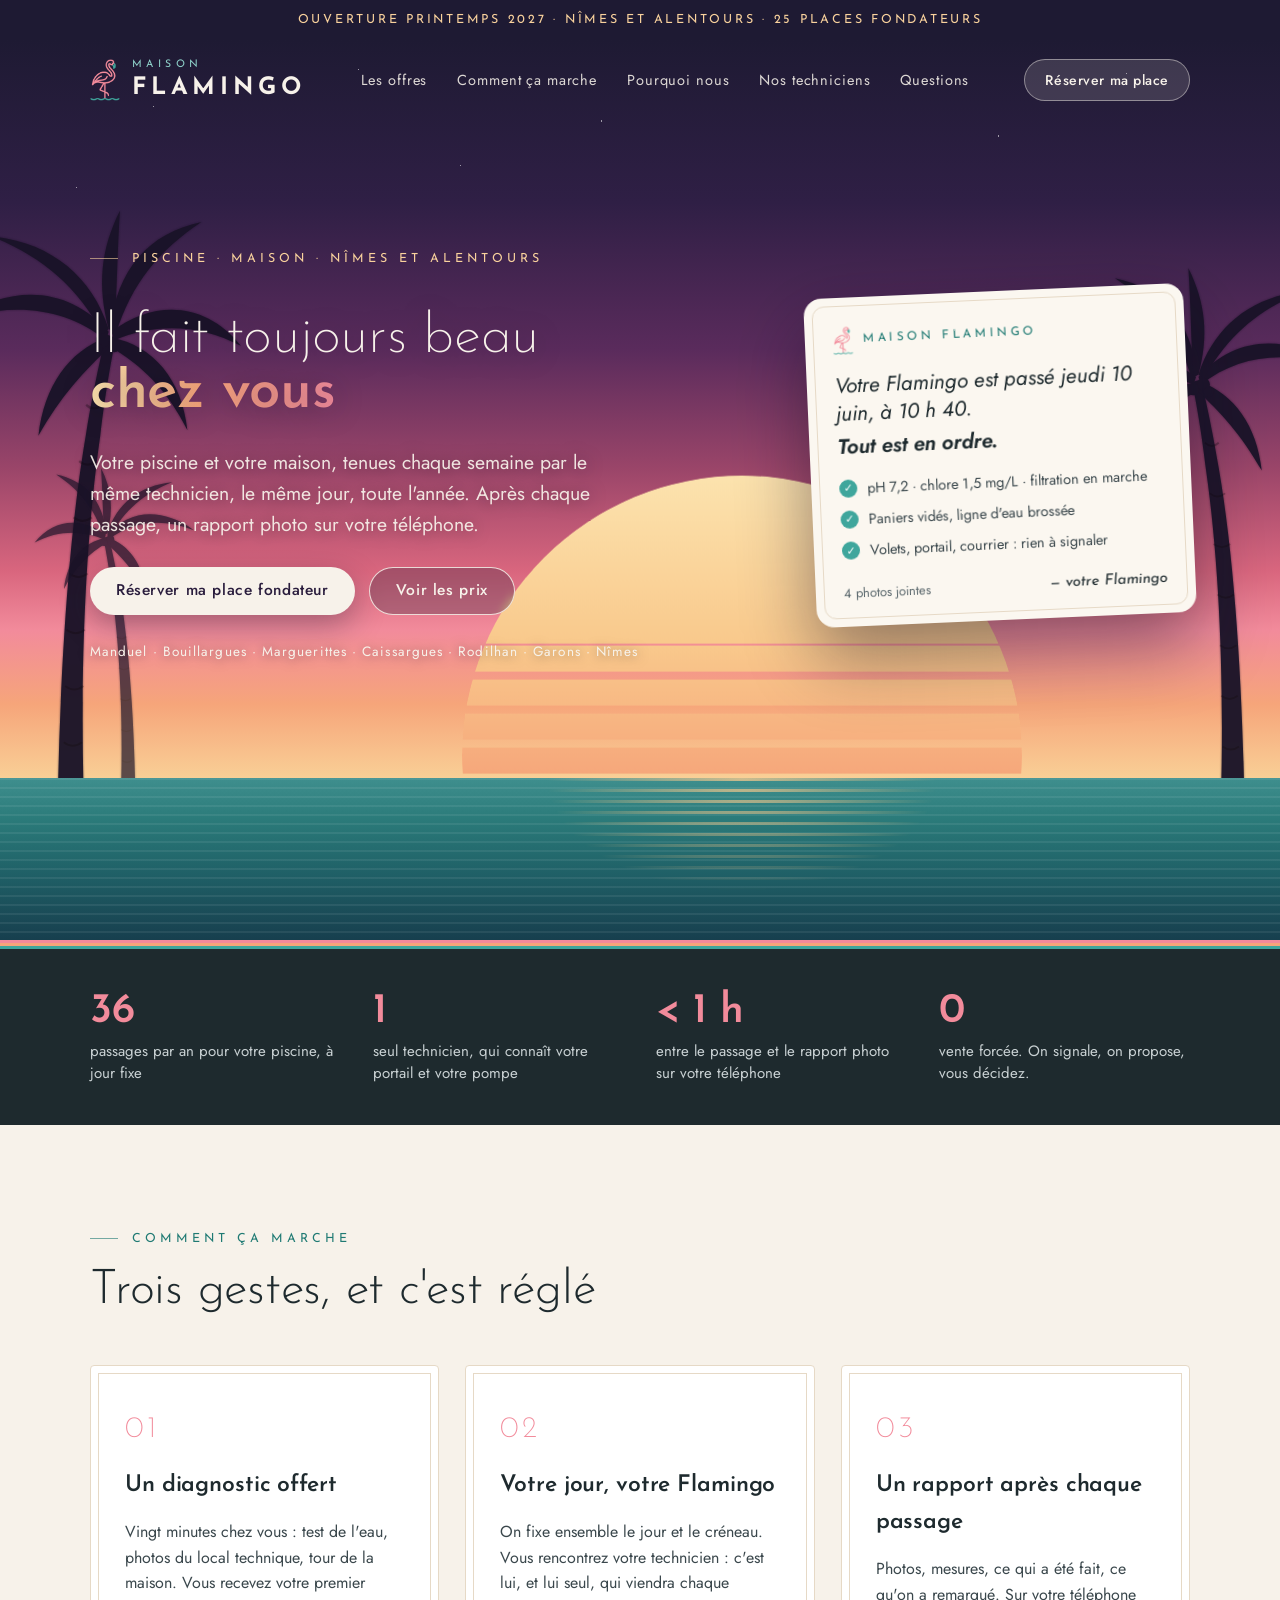
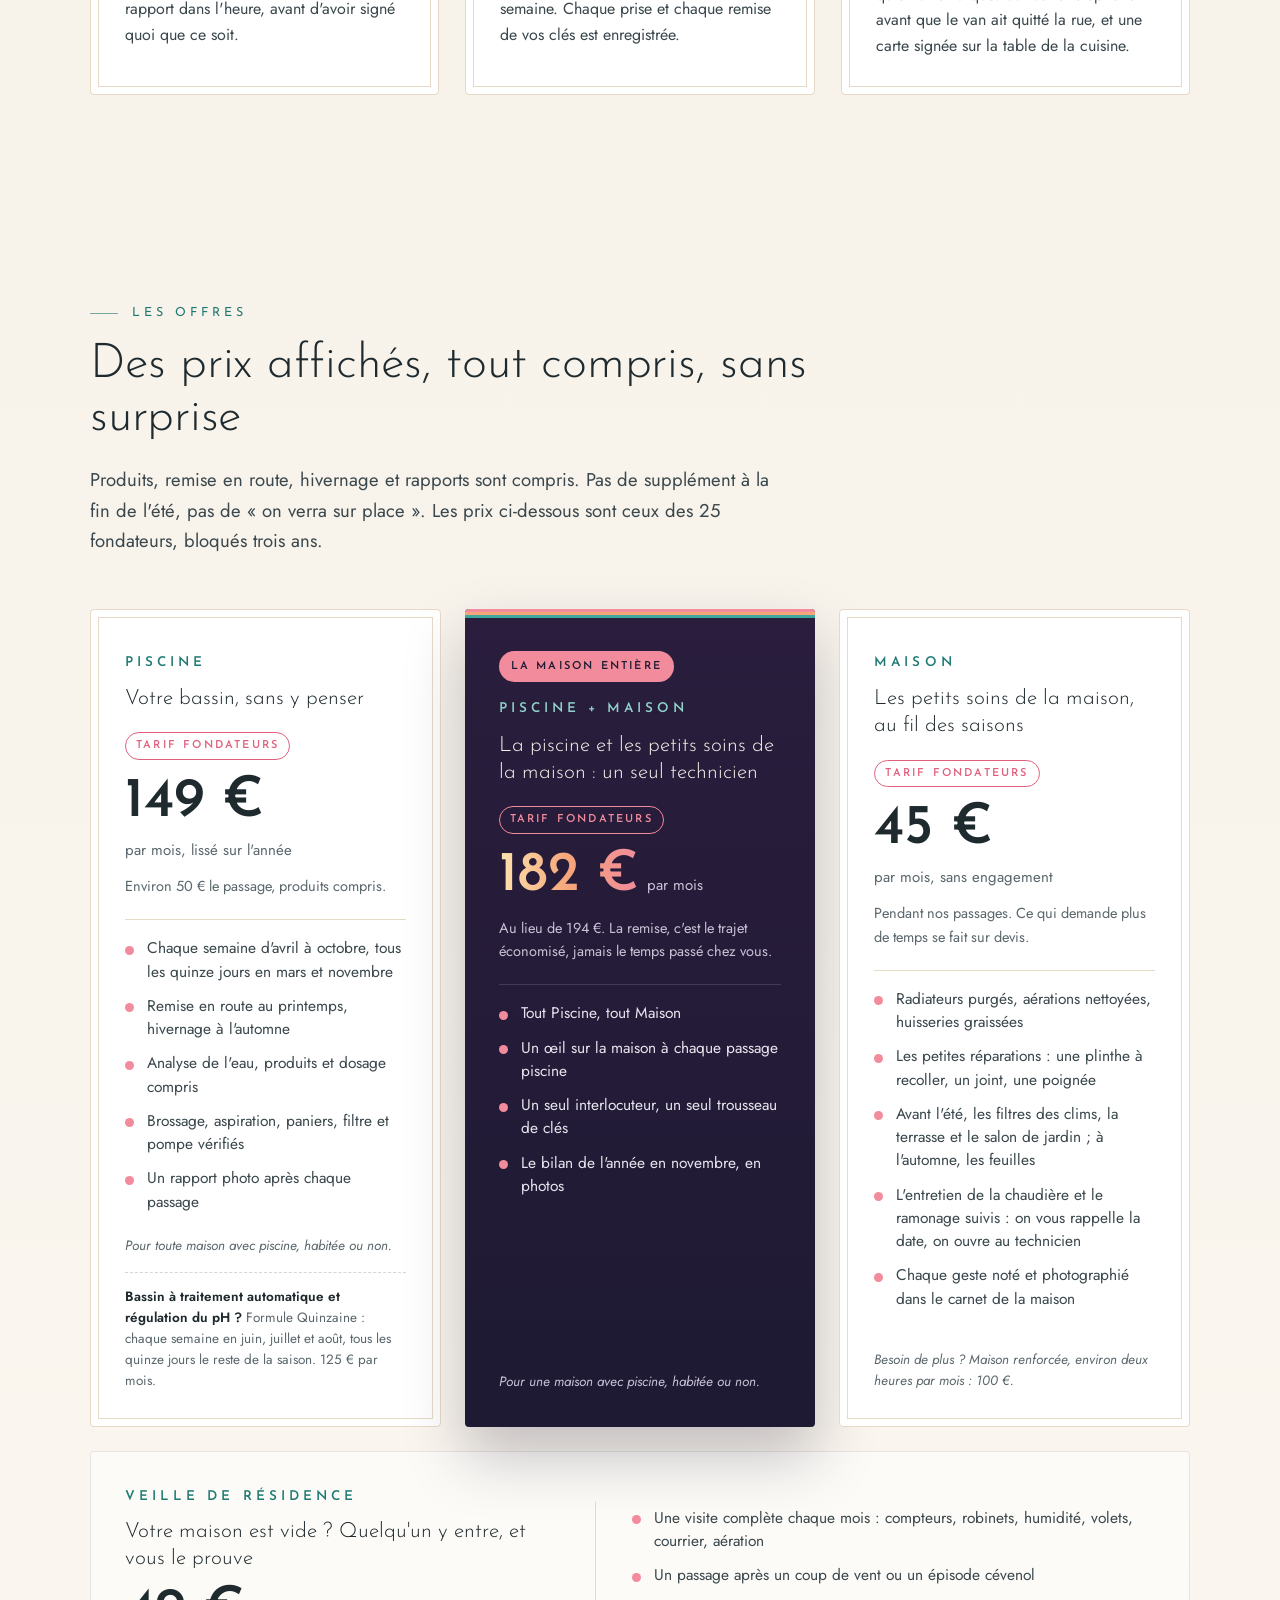
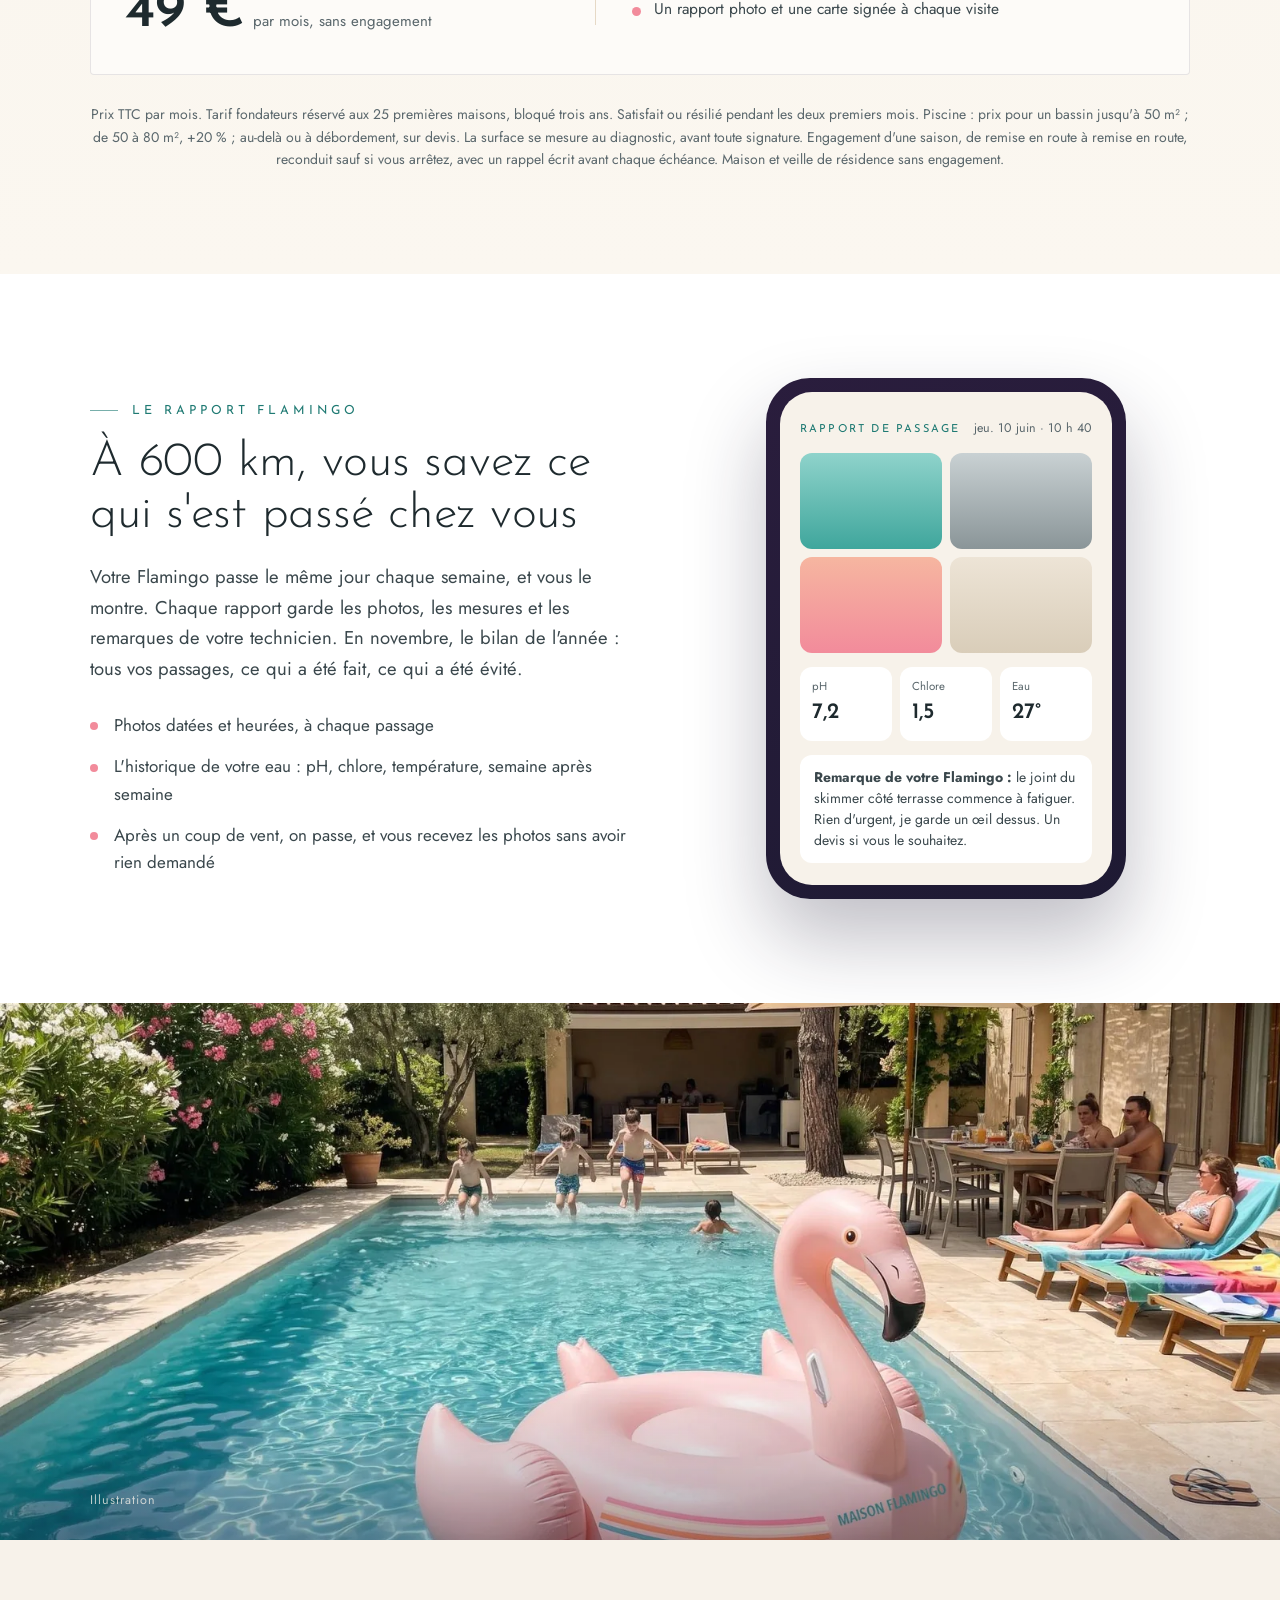
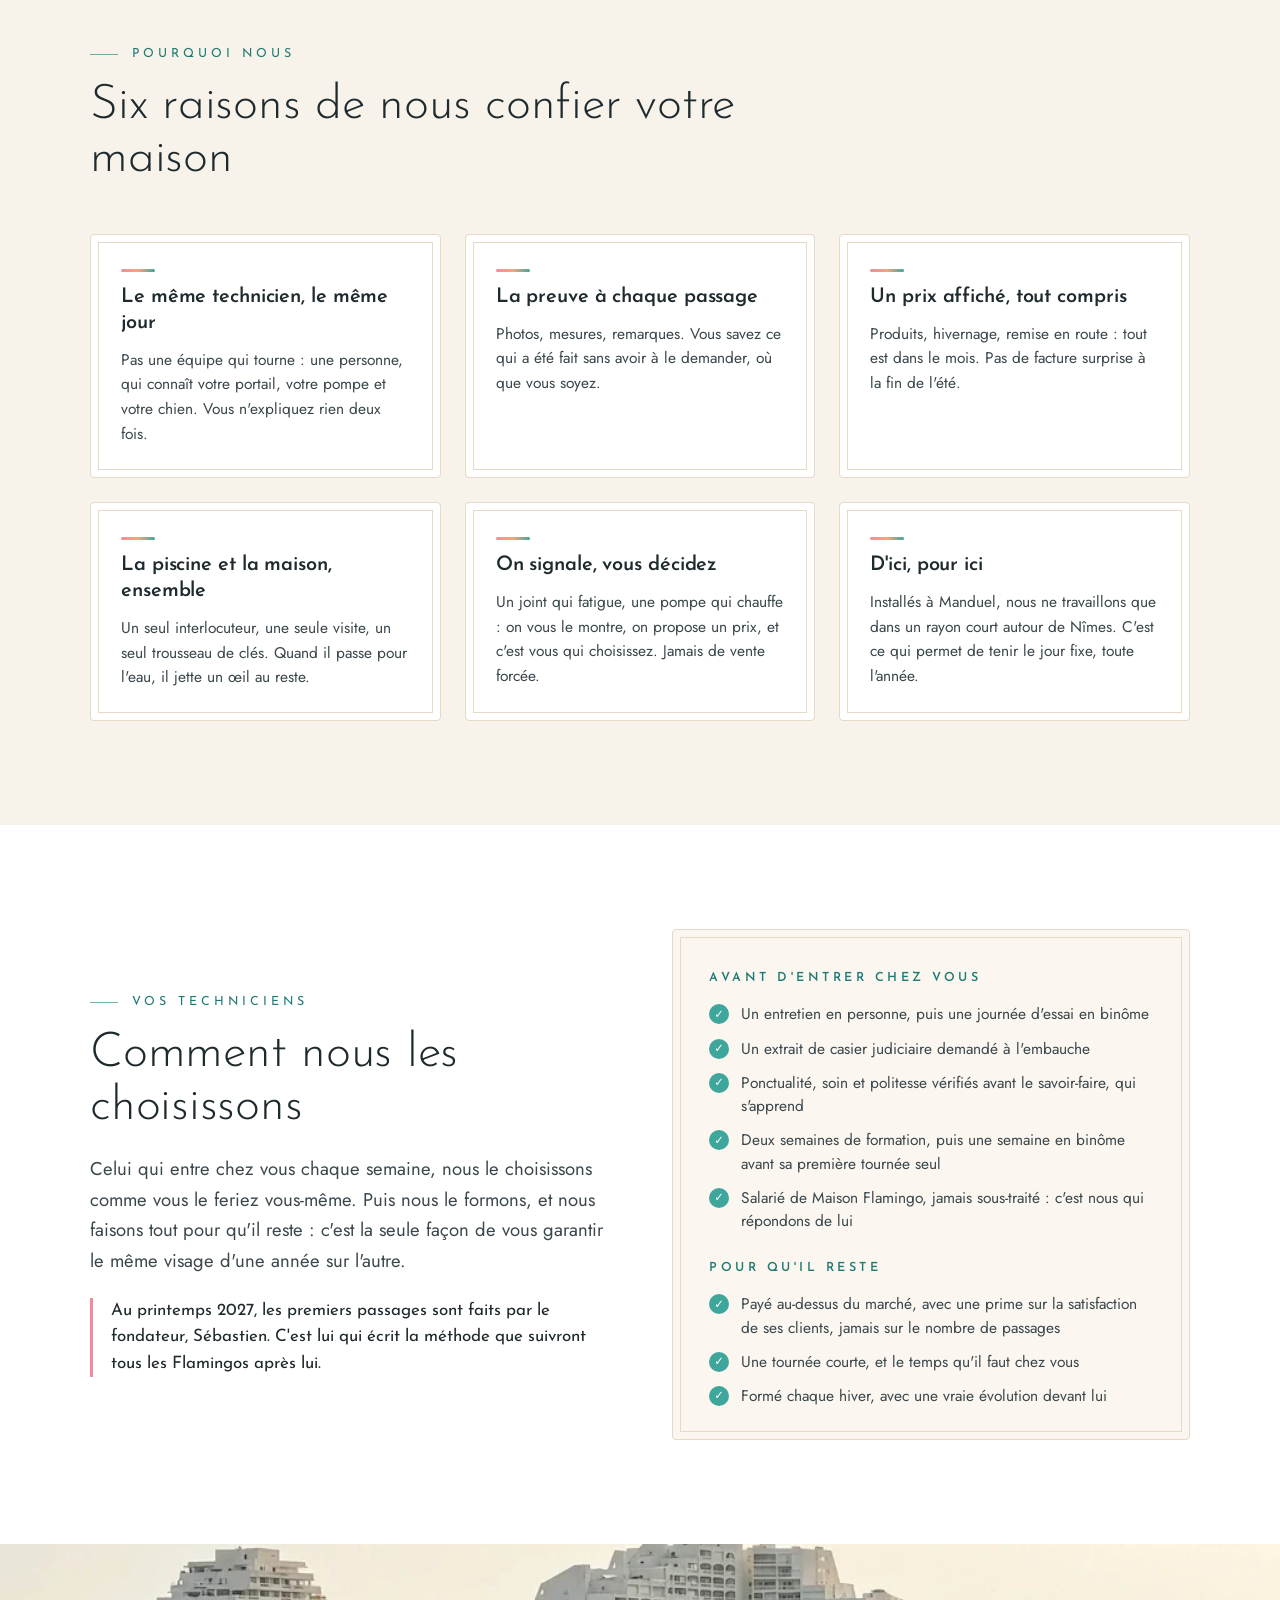
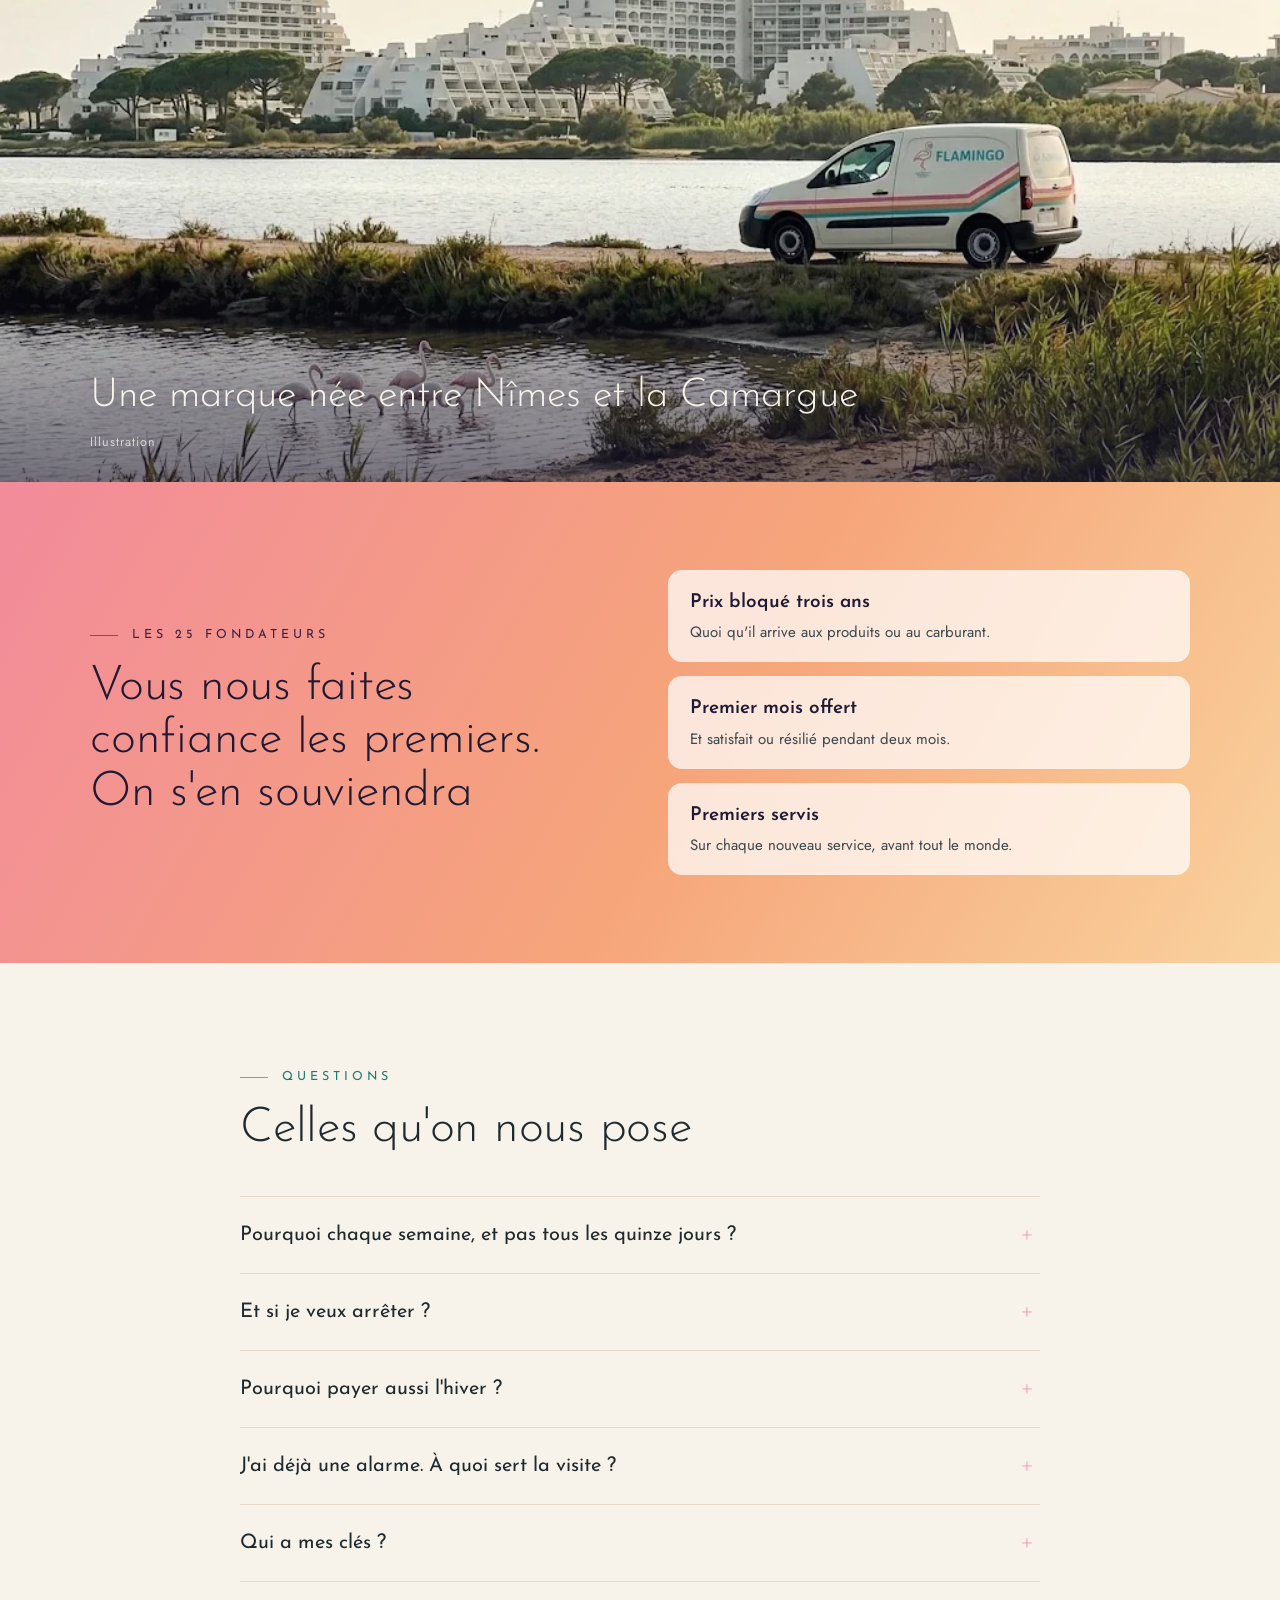
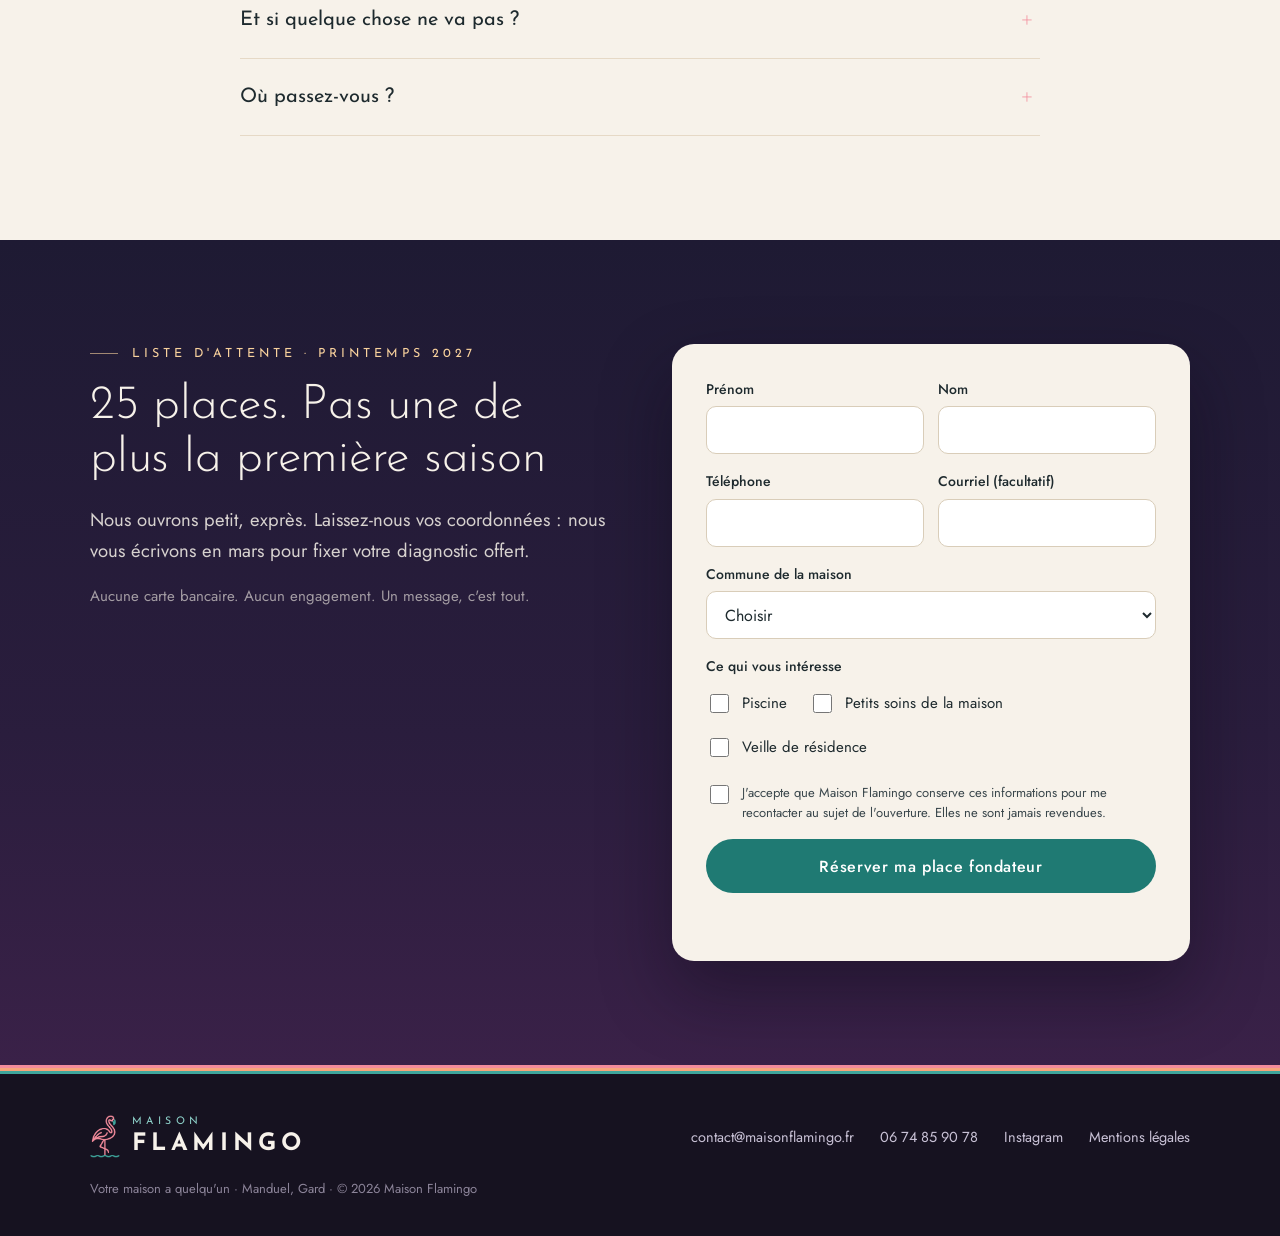
<file: index.html>
<!doctype html>
<html lang="fr">
<head>
<meta charset="utf-8">
<meta name="viewport" content="width=device-width, initial-scale=1">
<title>Maison Flamingo · Votre maison a quelqu'un</title>
<meta name="description" content="Entretien de piscine chaque semaine et veille de maison fermée, autour de Nîmes. Le même technicien, le même jour, et un rapport photo après chaque passage. Ouverture au printemps 2027.">
<meta name="theme-color" content="#2A1D3D">
<meta property="og:title" content="Maison Flamingo · Votre maison a quelqu'un">
<meta property="og:description" content="Votre piscine et votre maison, tenues chaque semaine par le même technicien, autour de Nîmes. 25 places fondateurs pour le printemps 2027.">
<meta property="og:locale" content="fr_FR">
<meta property="og:type" content="website">
<meta property="og:url" content="https://maisonflamingo.fr/">
<meta property="og:site_name" content="Maison Flamingo">
<meta property="og:image" content="https://maisonflamingo.fr/partage.png?v=8">
<meta property="og:image:width" content="1200">
<meta property="og:image:height" content="630">
<meta property="og:image:alt" content="Maison Flamingo, coucher de soleil sur la piscine : Votre maison a quelqu'un">
<meta name="twitter:card" content="summary_large_image">
<link rel="canonical" href="https://maisonflamingo.fr/">
<link rel="icon" href="favicon.png?v=5" type="image/png">
<link rel="apple-touch-icon" href="favicon.png?v=5">
<link rel="preconnect" href="https://fonts.googleapis.com">
<link rel="preconnect" href="https://fonts.gstatic.com" crossorigin>
<link href="https://fonts.googleapis.com/css2?family=Josefin+Sans:wght@200;300;400;600;700&family=Jost:ital,wght@0,300;0,400;0,500;0,600;1,400&display=swap" rel="stylesheet">
<link rel="stylesheet" href="style.css?v=25">
</head>
<body>

<!-- Le symbole est déclaré une fois et réutilisé partout : un seul dessin à faire vectoriser -->
<svg class="symboles" width="0" height="0" aria-hidden="true">
  <symbol id="palmier" viewBox="0 0 220 420">
    <g fill="currentColor">
      <path d="M84 420 C86 330 92 240 104 170 C110 134 115 114 118 100 L125 102 C122 118 118 138 114 172 C104 242 100 330 102 420 Z"/>
      <path d="M120 98 C92 66 50 62 8 92 C48 76 88 80 118 104 Z"/>
      <path d="M120 96 C108 58 78 34 36 30 C72 44 98 66 116 100 Z"/>
      <path d="M121 96 C126 54 148 28 186 20 C156 40 136 64 125 100 Z"/>
      <path d="M122 98 C154 74 190 78 214 108 C184 92 152 92 124 104 Z"/>
      <path d="M122 102 C152 108 172 132 176 168 C162 140 144 122 120 108 Z"/>
      <path d="M118 102 C92 112 74 136 70 172 C86 144 102 126 122 108 Z"/>
      <path d="M120 96 C112 66 114 40 128 12 C126 42 126 70 124 98 Z"/>
      <circle cx="116" cy="104" r="5"/><circle cx="124" cy="108" r="4.5"/><circle cx="112" cy="110" r="4"/>
    </g>
    <path d="M88 390 Q94.5 395 101 390" fill="none" stroke="rgba(0,0,0,.25)" stroke-width="1.5"/><path d="M89 350 Q95.5 355 102 350" fill="none" stroke="rgba(0,0,0,.25)" stroke-width="1.5"/><path d="M90 310 Q96.5 315 103 310" fill="none" stroke="rgba(0,0,0,.25)" stroke-width="1.5"/><path d="M92 270 Q98.5 275 105 270" fill="none" stroke="rgba(0,0,0,.25)" stroke-width="1.5"/><path d="M95 230 Q101.5 235 108 230" fill="none" stroke="rgba(0,0,0,.25)" stroke-width="1.5"/><path d="M99 190 Q105.0 195 111 190" fill="none" stroke="rgba(0,0,0,.25)" stroke-width="1.5"/><path d="M104 150 Q109.5 155 115 150" fill="none" stroke="rgba(0,0,0,.25)" stroke-width="1.5"/>
  </symbol>
</svg>

<div class="bandeau">Ouverture printemps 2027 · Nîmes et alentours · 25 places fondateurs</div>

<header class="nav" id="nav">
  <div class="wrap nav-inner">
    <a href="#haut" class="logo" aria-label="Maison Flamingo, retour en haut">
      <img class="logo-flamant" src="flamant.png?v=5" alt="" width="30" height="45">
      <span class="logo-mots"><span class="logo-maison">Maison</span><span class="logo-flamingo">Flamingo</span></span>
    </a>
    <nav class="nav-liens" aria-label="Navigation principale">
      <a href="#offres">Les offres</a>
      <a href="#comment">Comment ça marche</a>
      <a href="#pourquoi">Pourquoi nous</a>
      <a href="#techniciens">Nos techniciens</a>
      <a href="#questions">Questions</a>
    </nav>
    <a href="#liste" class="btn btn-nav">Réserver ma place</a>
  </div>
</header>

<main id="haut">

  <!-- Le coucher de soleil : le ciel, le soleil rayé, les palmiers, et l'eau qui le reflète -->
  <section class="hero">
    <div class="ciel" aria-hidden="true">
      <div class="etoiles"></div>
      <div class="soleil"></div>
      <svg class="palmier palmier-g" viewBox="0 0 220 420"><use href="#palmier"/></svg>
      <svg class="palmier palmier-g2" viewBox="0 0 220 420"><use href="#palmier"/></svg>
      <svg class="palmier palmier-d" viewBox="0 0 220 420"><use href="#palmier"/></svg>
    </div>
    <div class="eau" aria-hidden="true"><div class="reflet"></div></div>

    <div class="wrap hero-grille">
      <div class="hero-texte">
        <p class="surtitre surtitre-clair">Piscine · Maison · Nîmes et alentours</p>
        <h1><span class="tenu">Il fait <br class="coupe">toujours beau</span><br><strong class="tenu">chez vous</strong></h1>
        <p class="hero-sous">Votre piscine et votre maison, tenues chaque semaine par le même technicien, le même jour, toute l'année. Après chaque passage, un rapport photo sur votre téléphone.</p>
        <div class="hero-actions">
          <a href="#liste" class="btn btn-creme">Réserver ma place fondateur</a>
          <a href="#offres" class="btn btn-contour">Voir les prix</a>
        </div>
        <p class="hero-zone">Manduel · Bouillargues · Marguerittes · Caissargues · Rodilhan · Garons · Nîmes</p>
      </div>

      <figure class="carte-passage" aria-label="Exemple de carte laissée après un passage">
        <div class="carte-entete">
          <img src="flamant.png?v=5" alt="" width="21" height="30">
          <span>Maison Flamingo</span>
        </div>
        <p class="carte-ligne">Votre Flamingo est passé jeudi 10 juin, à 10 h 40.</p>
        <p class="carte-ligne carte-ok">Tout est en ordre.</p>
        <ul class="carte-liste">
          <li>pH 7,2 · chlore 1,5 mg/L · filtration en marche</li>
          <li>Paniers vidés, ligne d'eau brossée</li>
          <li>Volets, portail, courrier : rien à signaler</li>
        </ul>
        <figcaption class="carte-pied"><span>4 photos jointes</span><span class="signature">votre Flamingo</span></figcaption>
      </figure>
    </div>
  </section>

  <div class="bande-sunset" aria-hidden="true"></div>

  <section class="preuves" aria-label="Nos engagements">
    <div class="wrap preuves-grille">
      <div><span class="chiffre">36</span><span>passages par an pour votre piscine, à jour fixe</span></div>
      <div><span class="chiffre">1</span><span>seul technicien, qui connaît votre portail et votre pompe</span></div>
      <div><span class="chiffre">&lt;&nbsp;1&nbsp;h</span><span>entre le passage et le rapport photo sur votre téléphone</span></div>
      <div><span class="chiffre">0</span><span>vente forcée. On signale, on propose, vous décidez.</span></div>
    </div>
  </section>

  <section class="section creme" id="comment">
    <div class="wrap">
      <p class="surtitre">Comment ça marche</p>
      <h2>Trois gestes, et c'est réglé</h2>
      <div class="etapes">
        <article class="etape deco revele">
          <span class="numero">01</span>
          <h3>Un diagnostic offert</h3>
          <p>Vingt minutes chez vous : test de l'eau, photos du local technique, tour de la maison. Vous recevez votre premier rapport dans l'heure, avant d'avoir signé quoi que ce soit.</p>
        </article>
        <article class="etape deco revele">
          <span class="numero">02</span>
          <h3>Votre jour, votre Flamingo</h3>
          <p>On fixe ensemble le jour et le créneau. Vous rencontrez votre technicien : c'est lui, et lui seul, qui viendra chaque semaine. Chaque prise et chaque remise de vos clés est enregistrée.</p>
        </article>
        <article class="etape deco revele">
          <span class="numero">03</span>
          <h3>Un rapport après chaque passage</h3>
          <p>Photos, mesures, ce qui a été fait, ce qu'on a remarqué. Sur votre téléphone avant que le van ait quitté la rue, et une carte signée sur la table de la cuisine.</p>
        </article>
      </div>
    </div>
  </section>

  <section class="section offres-fond" id="offres">
    <div class="wrap">
      <p class="surtitre">Les offres</p>
      <h2>Des prix affichés, tout compris, sans surprise</h2>
      <p class="intro">Produits, remise en route, hivernage et rapports sont compris. Pas de supplément à la fin de l'été, pas de « on verra sur place ». Les prix ci-dessous sont ceux des 25 fondateurs, bloqués trois ans.</p>

      <div class="offres">
        <article class="offre deco revele">
          <p class="offre-nom">Piscine</p>
          <p class="offre-accroche">Votre bassin, sans y penser</p>
          <p class="tarif-fondateur">Tarif fondateurs</p>
          <p class="prix"><span class="prix-montant">149&nbsp;€</span><span class="prix-unite">par mois, lissé sur l'année</span></p>
          <p class="prix-detail">Environ 50 € le passage, produits compris.</p>
          <ul class="liste-offre">
            <li>Chaque semaine d'avril à octobre, tous les quinze jours en mars et novembre</li>
            <li>Remise en route au printemps, hivernage à l'automne</li>
            <li>Analyse de l'eau, produits et dosage compris</li>
            <li>Brossage, aspiration, paniers, filtre et pompe vérifiés</li>
            <li>Un rapport photo après chaque passage</li>
          </ul>
          <p class="offre-pour">Pour toute maison avec piscine, habitée ou non.</p>
          <p class="offre-variante"><strong>Bassin à traitement automatique et régulation du pH ?</strong> Formule Quinzaine : chaque semaine en juin, juillet et août, tous les quinze jours le reste de la saison. 125&nbsp;€ par mois.</p>
        </article>

        <article class="offre offre-phare revele">
          <span class="pastille">La maison entière</span>
          <p class="offre-nom">Piscine + Maison</p>
          <p class="offre-accroche">La piscine et les petits soins de la maison : un seul technicien</p>
          <p class="tarif-fondateur">Tarif fondateurs</p>
          <p class="prix"><span class="prix-montant">182&nbsp;€</span><span class="prix-unite">par mois</span></p>
          <p class="prix-detail">Au lieu de 194 €. La remise, c'est le trajet économisé, jamais le temps passé chez vous.</p>
          <ul class="liste-offre">
            <li>Tout Piscine, tout Maison</li>
            <li>Un œil sur la maison à chaque passage piscine</li>
            <li>Un seul interlocuteur, un seul trousseau de clés</li>
            <li>Le bilan de l'année en novembre, en photos</li>
          </ul>
          <p class="offre-pour">Pour une maison avec piscine, habitée ou non.</p>
        </article>

        <article class="offre deco revele">
          <p class="offre-nom">Maison</p>
          <p class="offre-accroche">Les petits soins de la maison, au fil des saisons</p>
          <p class="tarif-fondateur">Tarif fondateurs</p>
          <p class="prix"><span class="prix-montant">45&nbsp;€</span><span class="prix-unite">par mois, sans engagement</span></p>
          <p class="prix-detail">Pendant nos passages. Ce qui demande plus de temps se fait sur devis.</p>
          <ul class="liste-offre">
            <li>Radiateurs purgés, aérations nettoyées, huisseries graissées</li>
            <li>Les petites réparations : une plinthe à recoller, un joint, une poignée</li>
            <li>Avant l'été, les filtres des clims, la terrasse et le salon de jardin ; à l'automne, les feuilles</li>
            <li>L'entretien de la chaudière et le ramonage suivis : on vous rappelle la date, on ouvre au technicien</li>
            <li>Chaque geste noté et photographié dans le carnet de la maison</li>
          </ul>
          <p class="offre-pour">Besoin de plus ? Maison renforcée, environ deux heures par mois : 100&nbsp;€.</p>
        </article>
      </div>

      <article class="offre-bandeau revele">
        <div class="bandeau-tete">
          <p class="offre-nom">Veille de résidence</p>
          <p class="offre-accroche">Votre maison est vide ? Quelqu'un y entre, et vous le prouve</p>
          <p class="prix"><span class="prix-montant">49&nbsp;€</span><span class="prix-unite">par mois, sans engagement</span></p>
        </div>
        <ul class="liste-offre">
          <li>Une visite complète chaque mois : compteurs, robinets, humidité, volets, courrier, aération</li>
          <li>Un passage après un coup de vent ou un épisode cévenol</li>
          <li>Un rapport photo et une carte signée à chaque visite</li>
        </ul>
      </article>
      <p class="mention-prix">Prix TTC par mois. Tarif fondateurs réservé aux 25 premières maisons, bloqué trois ans. Satisfait ou résilié pendant les deux premiers mois. Piscine : prix pour un bassin jusqu'à 50 m² ; de 50 à 80 m², +20 % ; au-delà ou à débordement, sur devis. La surface se mesure au diagnostic, avant toute signature. Engagement d'une saison, de remise en route à remise en route, reconduit sauf si vous arrêtez, avec un rappel écrit avant chaque échéance. Maison et veille de résidence sans engagement.</p>
    </div>
  </section>

  <section class="section blanc" id="rapport">
    <div class="wrap rapport-grille">
      <div class="revele">
        <p class="surtitre">Le rapport Flamingo</p>
        <h2>À 600 km, vous savez ce qui s'est passé chez vous</h2>
        <p class="intro">Votre Flamingo passe le même jour chaque semaine, et vous le montre. Chaque rapport garde les photos, les mesures et les remarques de votre technicien. En novembre, le bilan de l'année : tous vos passages, ce qui a été fait, ce qui a été évité.</p>
        <ul class="puces">
          <li>Photos datées et heurées, à chaque passage</li>
          <li>L'historique de votre eau : pH, chlore, température, semaine après semaine</li>
          <li>Après un coup de vent, on passe, et vous recevez les photos sans avoir rien demandé</li>
        </ul>
      </div>
      <div class="telephone revele" aria-label="Exemple de rapport de passage">
        <div class="tel-ecran">
          <div class="tel-entete">
            <span>Rapport de passage</span>
            <span>jeu. 10 juin · 10 h 40</span>
          </div>
          <div class="tel-photos" aria-hidden="true">
            <span class="ph ph-eau"></span><span class="ph ph-local"></span>
            <span class="ph ph-terrasse"></span><span class="ph ph-volets"></span>
          </div>
          <div class="tel-mesures">
            <div><span>pH</span><strong>7,2</strong></div>
            <div><span>Chlore</span><strong>1,5</strong></div>
            <div><span>Eau</span><strong>27°</strong></div>
          </div>
          <p class="tel-remarque"><strong>Remarque de votre Flamingo :</strong> le joint du skimmer côté terrasse commence à fatiguer. Rien d'urgent, je garde un œil dessus. Un devis si vous le souhaitez.</p>
        </div>
      </div>
    </div>
  </section>

  <section class="bande-territoire bande-piscine" aria-label="L'été au bord de la piscine">
    <picture>
      <source srcset="images/piscine.webp" type="image/webp">
      <img src="images/piscine.jpg" alt="Illustration : des enfants plongent dans une piscine claire, une bouée flamant rose Maison Flamingo flotte, la famille déjeune à l'ombre" width="1600" height="1194" loading="lazy">
    </picture>
    <div class="territoire-texte"><p class="territoire-legende">Illustration</p></div>
  </section>

  <section class="section creme" id="pourquoi">
    <div class="wrap">
      <p class="surtitre">Pourquoi nous</p>
      <h2>Six raisons de nous confier votre maison</h2>
      <div class="raisons">
        <article class="raison deco revele">
          <h3>Le même technicien, le même jour</h3>
          <p>Pas une équipe qui tourne : une personne, qui connaît votre portail, votre pompe et votre chien. Vous n'expliquez rien deux fois.</p>
        </article>
        <article class="raison deco revele">
          <h3>La preuve à chaque passage</h3>
          <p>Photos, mesures, remarques. Vous savez ce qui a été fait sans avoir à le demander, où que vous soyez.</p>
        </article>
        <article class="raison deco revele">
          <h3>Un prix affiché, tout compris</h3>
          <p>Produits, hivernage, remise en route : tout est dans le mois. Pas de facture surprise à la fin de l'été.</p>
        </article>
        <article class="raison deco revele">
          <h3>La piscine et la maison, ensemble</h3>
          <p>Un seul interlocuteur, une seule visite, un seul trousseau de clés. Quand il passe pour l'eau, il jette un œil au reste.</p>
        </article>
        <article class="raison deco revele">
          <h3>On signale, vous décidez</h3>
          <p>Un joint qui fatigue, une pompe qui chauffe : on vous le montre, on propose un prix, et c'est vous qui choisissez. Jamais de vente forcée.</p>
        </article>
        <article class="raison deco revele">
          <h3>D'ici, pour ici</h3>
          <p>Installés à Manduel, nous ne travaillons que dans un rayon court autour de Nîmes. C'est ce qui permet de tenir le jour fixe, toute l'année.</p>
        </article>
      </div>
    </div>
  </section>

  <section class="section blanc" id="techniciens">
    <div class="wrap tech-grille">
      <div class="revele">
        <p class="surtitre">Vos techniciens</p>
        <h2>Comment nous les choisissons</h2>
        <p class="intro">Celui qui entre chez vous chaque semaine, nous le choisissons comme vous le feriez vous-même. Puis nous le formons, et nous faisons tout pour qu'il reste : c'est la seule façon de vous garantir le même visage d'une année sur l'autre.</p>
        <p class="tech-fondateur">Au printemps 2027, les premiers passages sont faits par le fondateur, Sébastien. C'est lui qui écrit la méthode que suivront tous les Flamingos après lui.</p>
      </div>
      <div class="fiche deco revele">
        <p class="fiche-titre">Avant d'entrer chez vous</p>
        <ul class="coches">
          <li>Un entretien en personne, puis une journée d'essai en binôme</li>
          <li>Un extrait de casier judiciaire demandé à l'embauche</li>
          <li>Ponctualité, soin et politesse vérifiés avant le savoir-faire, qui s'apprend</li>
          <li>Deux semaines de formation, puis une semaine en binôme avant sa première tournée seul</li>
          <li>Salarié de Maison Flamingo, jamais sous-traité : c'est nous qui répondons de lui</li>
        </ul>
        <p class="fiche-titre">Pour qu'il reste</p>
        <ul class="coches">
          <li>Payé au-dessus du marché, avec une prime sur la satisfaction de ses clients, jamais sur le nombre de passages</li>
          <li>Une tournée courte, et le temps qu'il faut chez vous</li>
          <li>Formé chaque hiver, avec une vraie évolution devant lui</li>
        </ul>
      </div>
    </div>
  </section>

  <section class="bande-territoire" aria-label="Notre territoire">
    <picture>
      <source srcset="images/camargue.webp" type="image/webp">
      <img src="images/camargue.jpg" alt="Illustration : des flamants roses dans un étang près de la Grande-Motte, le van Maison Flamingo sur la digue" width="1024" height="572" loading="lazy">
    </picture>
    <div class="territoire-texte">
      <p class="territoire-phrase">Une marque née entre Nîmes et la Camargue</p>
      <p class="territoire-legende">Illustration</p>
    </div>
  </section>

  <section class="section fondateurs">
    <div class="wrap fondateurs-grille">
      <div class="revele">
        <p class="surtitre">Les 25 fondateurs</p>
        <h2>Vous nous faites confiance les premiers. On s'en souviendra</h2>
      </div>
      <ul class="avantages revele">
        <li><strong>Prix bloqué trois ans</strong><span>Quoi qu'il arrive aux produits ou au carburant.</span></li>
        <li><strong>Premier mois offert</strong><span>Et satisfait ou résilié pendant deux mois.</span></li>
        <li><strong>Premiers servis</strong><span>Sur chaque nouveau service, avant tout le monde.</span></li>
      </ul>
    </div>
  </section>

  <section class="section creme" id="questions">
    <div class="wrap etroit">
      <p class="surtitre">Questions</p>
      <h2>Celles qu'on nous pose</h2>
      <div class="faq">
        <details>
          <summary>Pourquoi chaque semaine, et pas tous les quinze jours ?</summary>
          <p>Parce que le soleil du Gard détruit le chlore en quelques jours, et qu'une eau chaude peut tourner au vert en deux jours. Le passage hebdomadaire coûte plus par mois, mais moins par an : pas de traitement choc, pas de pompe qui force, pas de baignade annulée. En mars et en novembre, quand l'eau est froide, on passe tous les quinze jours.</p>
        </details>
        <details>
          <summary>Et si je veux arrêter ?</summary>
          <p>Les deux premiers mois, vous arrêtez quand vous voulez, sans frais et sans vous justifier. Ensuite, la formule piscine vaut pour une saison, de remise en route à remise en route, parce que son prix est lissé sur l'année. Avant chaque échéance, nous vous écrivons pour vous rappeler que vous pouvez arrêter. La Maison et la veille de résidence, elles, sont sans engagement.</p>
        </details>
        <details>
          <summary>Pourquoi payer aussi l'hiver ?</summary>
          <p>Vous ne payez pas l'hiver : le prix de l'année est réparti sur douze mois pour que votre budget reste le même. L'essentiel du travail tombe d'avril à octobre, et l'hivernage, la remise en route et le contrôle après le gel sont compris.</p>
        </details>
        <details>
          <summary>J'ai déjà une alarme. À quoi sert la visite ?</summary>
          <p>Gardez-la. Une caméra voit une silhouette. Elle ne voit pas la fuite sous l'évier, l'humidité dans la chambre du fond, le volet qui a cédé ni la piscine qui tourne. Nous venons voir ce qu'elle ne voit pas.</p>
        </details>
        <details>
          <summary>Qui a mes clés ?</summary>
          <p>Votre technicien, et lui seul. Chaque prise et chaque remise est enregistrée, et vous pouvez demander l'historique à tout moment. Pour la piscine seule, le code du portail suffit souvent.</p>
        </details>
        <details>
          <summary>Et si quelque chose ne va pas ?</summary>
          <p>On vous écrit, on vous envoie les photos, on propose une solution et un prix. Vous décidez. Nous n'avons rien d'autre à vous vendre que de la tranquillité.</p>
        </details>
        <details>
          <summary>Où passez-vous ?</summary>
          <p>Manduel, Bouillargues, Marguerittes, Caissargues, Rodilhan, Garons et Nîmes. Nous ouvrons petit, exprès, pour que les tournées restent courtes et que le temps passé chez vous ne soit jamais rogné. Ailleurs dans le Gard ? Inscrivez-vous quand même : c'est la liste d'attente qui décide de la commune suivante.</p>
        </details>
      </div>
    </div>
  </section>

  <section class="section liste" id="liste">
    <div class="wrap liste-grille">
      <div class="revele">
        <p class="surtitre surtitre-clair">Liste d'attente · printemps 2027</p>
        <h2>25 places. Pas une de plus la première saison</h2>
        <p class="intro intro-clair">Nous ouvrons petit, exprès. Laissez-nous vos coordonnées : nous vous écrivons en mars pour fixer votre diagnostic offert.</p>
        <p class="petit-clair">Aucune carte bancaire. Aucun engagement. Un message, c'est tout.</p>
      </div>

      <form class="formulaire revele" id="formulaire" novalidate>
        <div class="champs-2">
          <label>Prénom<input name="prenom" type="text" autocomplete="given-name" required></label>
          <label>Nom<input name="nom" type="text" autocomplete="family-name" required></label>
        </div>
        <div class="champs-2">
          <label>Téléphone<input name="telephone" type="tel" autocomplete="tel" required></label>
          <label>Courriel (facultatif)<input name="courriel" type="email" autocomplete="email"></label>
        </div>
        <label>Commune de la maison
          <select name="commune" required>
            <option value="">Choisir</option>
            <option>Manduel</option><option>Bouillargues</option><option>Marguerittes</option>
            <option>Caissargues</option><option>Rodilhan</option><option>Garons</option>
            <option>Nîmes</option><option>Autre commune</option>
          </select>
        </label>
        <fieldset>
          <legend>Ce qui vous intéresse</legend>
          <label class="case"><input type="checkbox" name="interet" value="Piscine"> Piscine</label>
          <label class="case"><input type="checkbox" name="interet" value="Maison"> Petits soins de la maison</label>
          <label class="case"><input type="checkbox" name="interet" value="Veille de résidence"> Veille de résidence</label>
        </fieldset>
        <!-- Champ piège : invisible pour une personne, rempli par les robots -->
        <label class="piege" aria-hidden="true">Ne pas remplir<input name="site" type="text" tabindex="-1" autocomplete="off"></label>
        <label class="case consentement"><input type="checkbox" name="consentement" required> J'accepte que Maison Flamingo conserve ces informations pour me recontacter au sujet de l'ouverture. Elles ne sont jamais revendues.</label>
        <button type="submit" class="btn btn-turquoise">Réserver ma place fondateur</button>
        <p class="form-message" id="form-message" role="status" aria-live="polite"></p>
      </form>
    </div>
  </section>
</main>

<footer class="pied">
  <div class="bande-sunset" aria-hidden="true"></div>
  <div class="wrap pied-grille">
    <div class="logo logo-pied">
      <img class="logo-flamant" src="flamant.png?v=5" alt="" width="30" height="45">
      <span class="logo-mots"><span class="logo-maison">Maison</span><span class="logo-flamingo">Flamingo</span></span>
    </div>
    <div class="pied-liens">
      <a href="mailto:contact@maisonflamingo.fr">contact@maisonflamingo.fr</a>
      <a href="tel:+33674859078">06 74 85 90 78</a>
      <a href="https://www.instagram.com/maisonflamingo.fr/" rel="noopener">Instagram</a>
      <a href="mentions-legales.html">Mentions légales</a>
    </div>
  </div>
  <p class="pied-bas wrap">Votre maison a quelqu'un · Manduel, Gard · © <span id="annee">2026</span> Maison Flamingo</p>
</footer>

<script src="site.js?v=4" defer></script>
</body>
</html>
</file>
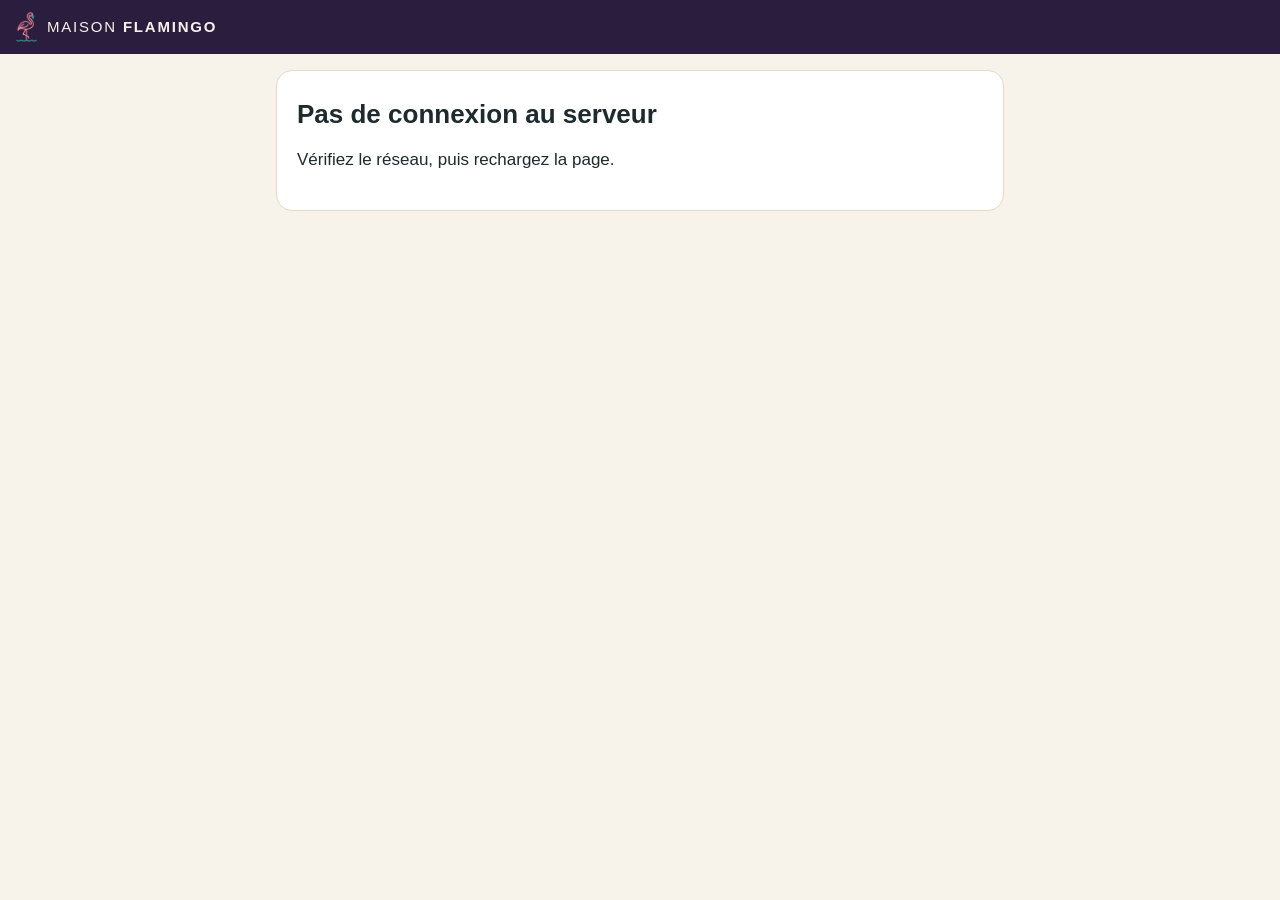
<file: app/index.html>
<!doctype html>
<html lang="fr">
<head>
<meta charset="utf-8">
<meta name="viewport" content="width=device-width, initial-scale=1, viewport-fit=cover">
<meta name="robots" content="noindex, nofollow">
<meta name="theme-color" content="#2A1D3D">
<meta name="apple-mobile-web-app-capable" content="yes">
<meta name="apple-mobile-web-app-title" content="Flamingo">
<title>Maison Flamingo · Terrain</title>
<link rel="manifest" href="manifest.webmanifest">
<link rel="icon" href="icone.png?v=5" type="image/png">
<link rel="apple-touch-icon" href="icone.png?v=5">
<link rel="stylesheet" href="vendor/leaflet/leaflet.css?v=1.9.4">
<link rel="stylesheet" href="app.css?v=11">
</head>
<body>
<header class="barre">
  <a class="marque" href="#/"><img src="flamant.png?v=5" alt="" width="21" height="30"><span>Maison <strong>Flamingo</strong></span></a>
  <span class="etat"><span id="attente" class="attente" hidden></span><span id="qui"></span></span>
</header>
<nav id="nav" class="menu" hidden></nav>
<main id="vue"><p class="chargement">Chargement…</p></main>
<script src="vendor/leaflet/leaflet.js?v=1.9.4"></script>
<script src="vendor/qrcode.js?v=1.4.4"></script>
<script src="commun.js?v=2"></script>
<script src="formulaires.js?v=6"></script>
<script src="app.js?v=12"></script>
<script src="admin.js?v=12"></script>
<script src="tournee.js?v=4"></script>
<script src="carnet.js?v=4"></script>
<script src="pilotage.js?v=5"></script>
<script src="absences.js?v=2"></script>
<script src="personnel.js?v=1"></script>
<script src="contrats.js?v=4"></script>
</body>
</html>
</file>
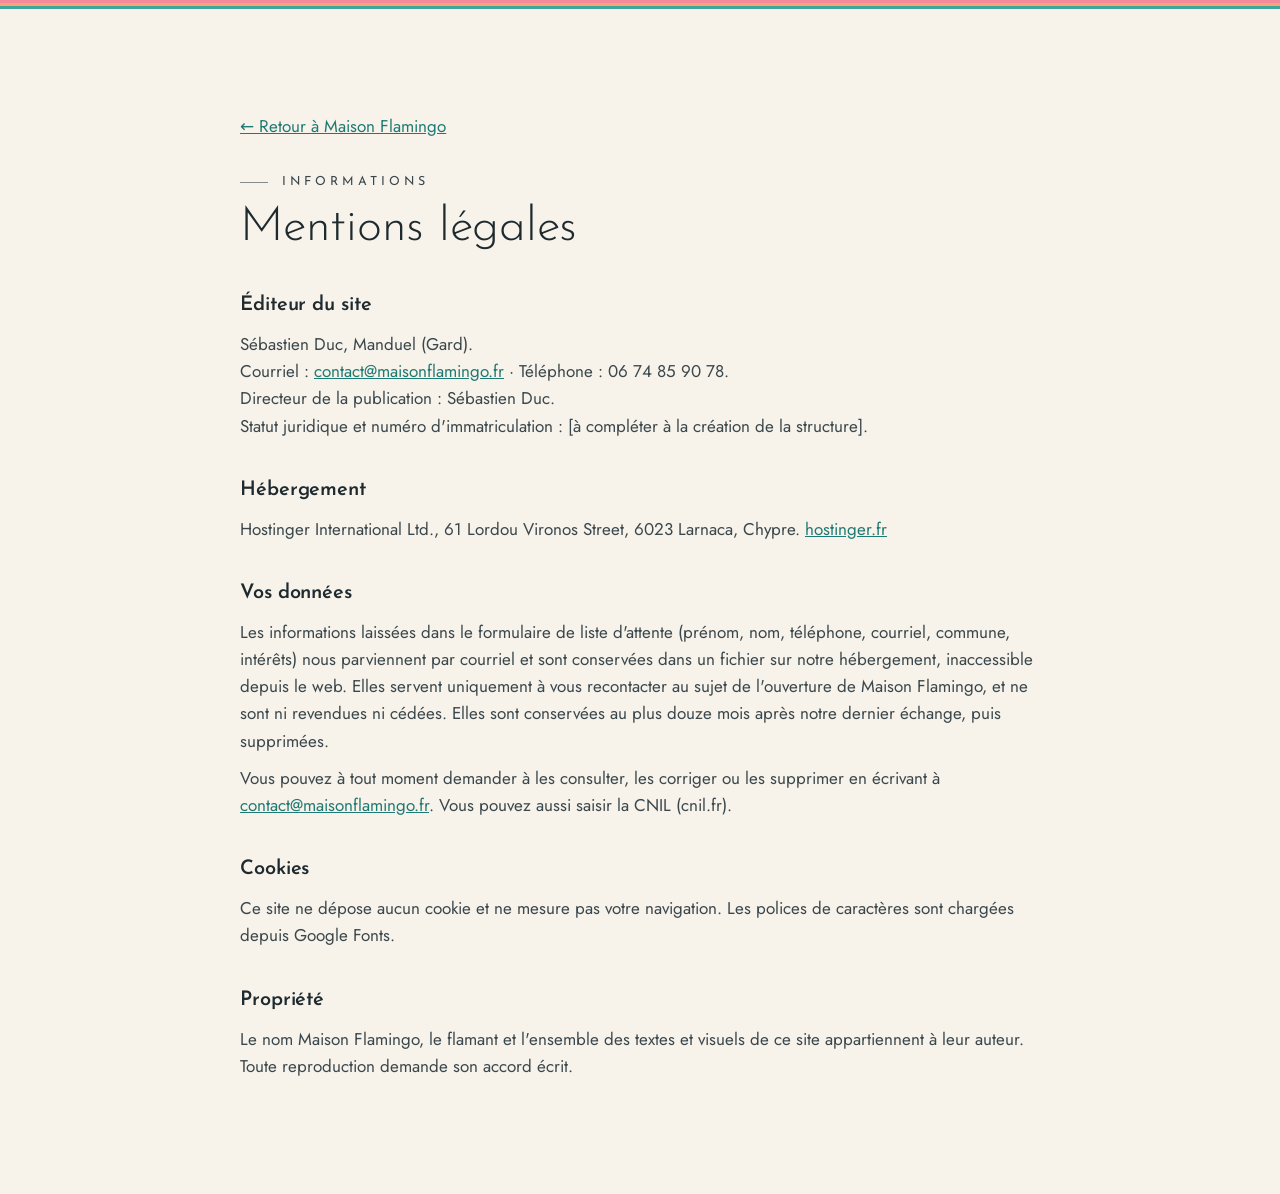
<file: mentions-legales.html>
<!doctype html>
<html lang="fr">
<head>
<meta charset="utf-8">
<meta name="viewport" content="width=device-width, initial-scale=1">
<title>Mentions légales · Maison Flamingo</title>
<meta name="robots" content="noindex">
<link rel="icon" href="favicon.png?v=5" type="image/png">
<link rel="preconnect" href="https://fonts.googleapis.com">
<link rel="preconnect" href="https://fonts.gstatic.com" crossorigin>
<link href="https://fonts.googleapis.com/css2?family=Josefin+Sans:wght@200;300;400;600&family=Jost:wght@300;400;500&display=swap" rel="stylesheet">
<link rel="stylesheet" href="style.css?v=25">
</head>
<body class="page-legale">
<div class="bande-sunset" aria-hidden="true"></div>
<main class="section creme">
  <div class="wrap etroit legal">
    <p><a href="index.html">← Retour à Maison Flamingo</a></p>
    <p class="surtitre espace-haut">Informations</p>
    <h2>Mentions légales</h2>

    <h3>Éditeur du site</h3>
    <p>Sébastien Duc, Manduel (Gard).<br>
    Courriel : <a href="mailto:contact@maisonflamingo.fr">contact@maisonflamingo.fr</a> · Téléphone : 06 74 85 90 78.<br>
    Directeur de la publication : Sébastien Duc.<br>
    <!-- À COMPLÉTER à l'immatriculation : forme juridique, capital, adresse du siège, SIREN/RCS, numéro de TVA. -->
    Statut juridique et numéro d'immatriculation : [à compléter à la création de la structure].</p>

    <h3>Hébergement</h3>
    <!-- À VÉRIFIER sur la facture Hostinger : raison sociale et adresse exactes. -->
    <p>Hostinger International Ltd., 61 Lordou Vironos Street, 6023 Larnaca, Chypre. <a href="https://www.hostinger.fr" rel="noopener">hostinger.fr</a></p>

    <h3>Vos données</h3>
    <p>Les informations laissées dans le formulaire de liste d'attente (prénom, nom, téléphone, courriel, commune, intérêts) nous parviennent par courriel et sont conservées dans un fichier sur notre hébergement, inaccessible depuis le web. Elles servent uniquement à vous recontacter au sujet de l'ouverture de Maison Flamingo, et ne sont ni revendues ni cédées. Elles sont conservées au plus douze mois après notre dernier échange, puis supprimées.</p>
    <p>Vous pouvez à tout moment demander à les consulter, les corriger ou les supprimer en écrivant à <a href="mailto:contact@maisonflamingo.fr">contact@maisonflamingo.fr</a>. Vous pouvez aussi saisir la CNIL (cnil.fr).</p>

    <h3>Cookies</h3>
    <p>Ce site ne dépose aucun cookie et ne mesure pas votre navigation. Les polices de caractères sont chargées depuis Google Fonts.</p>

    <h3>Propriété</h3>
    <p>Le nom Maison Flamingo, le flamant et l'ensemble des textes et visuels de ce site appartiennent à leur auteur. Toute reproduction demande son accord écrit.</p>
  </div>
</main>
</body>
</html>
</file>
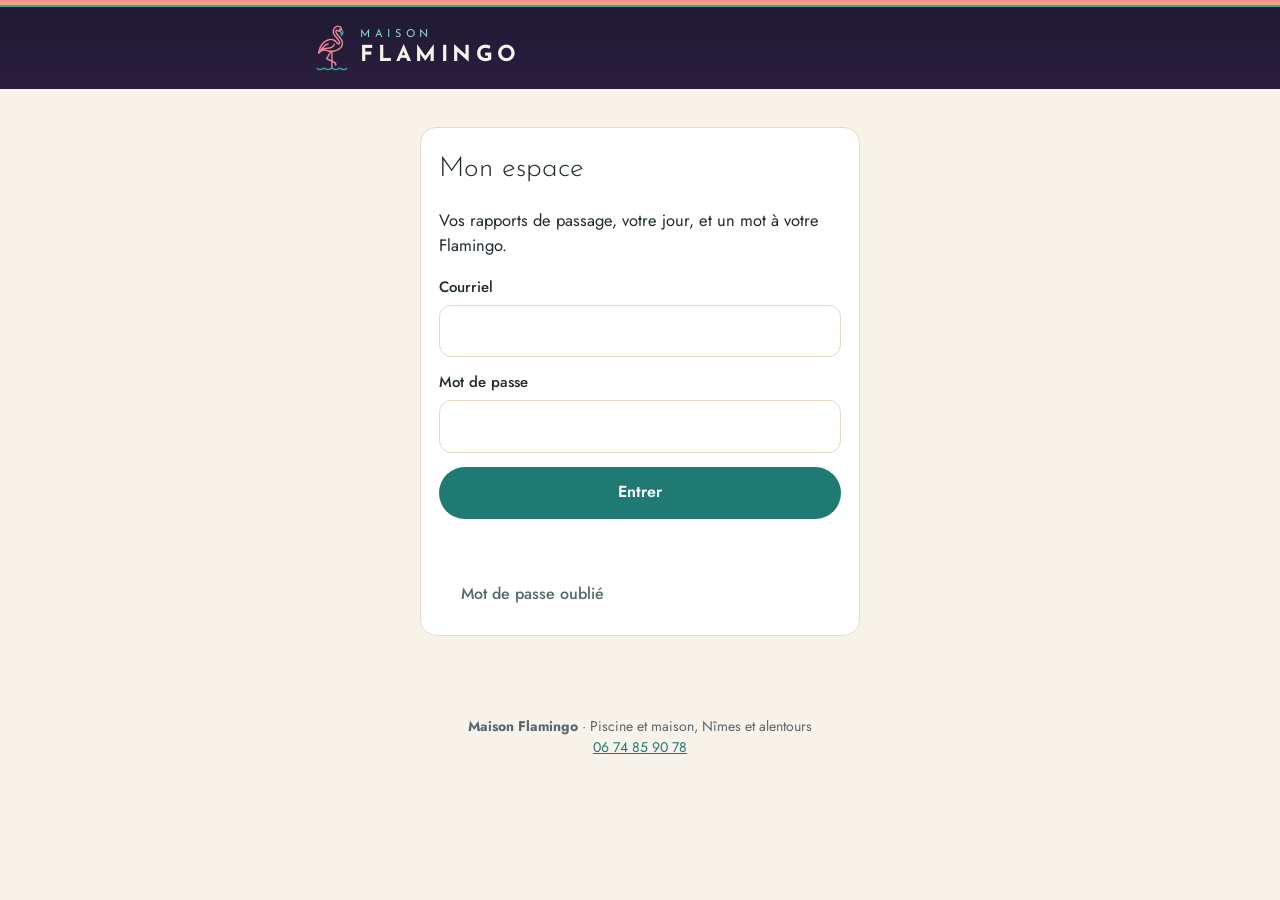
<file: app/espace.html>
<!doctype html>
<html lang="fr">
<head>
<meta charset="utf-8">
<meta name="viewport" content="width=device-width, initial-scale=1, viewport-fit=cover">
<meta name="robots" content="noindex, nofollow">
<meta name="referrer" content="no-referrer">
<meta name="theme-color" content="#2A1D3D">
<meta name="apple-mobile-web-app-capable" content="yes">
<meta name="apple-mobile-web-app-title" content="Ma piscine">
<title>Mon espace · Maison Flamingo</title>
<link rel="manifest" href="espace.webmanifest">
<link rel="icon" href="icone.png?v=5" type="image/png">
<link rel="apple-touch-icon" href="icone.png?v=5">
<link rel="preconnect" href="https://fonts.googleapis.com">
<link rel="preconnect" href="https://fonts.gstatic.com" crossorigin>
<link href="https://fonts.googleapis.com/css2?family=Josefin+Sans:wght@300;400;600;700&family=Jost:wght@300;400;500;600&display=swap" rel="stylesheet">
<link rel="stylesheet" href="rapport.css?v=3">
<link rel="stylesheet" href="espace.css?v=5">
</head>
<body>
<header class="entete">
  <div class="bande"></div>
  <div class="entete-dedans">
    <img src="flamant.png?v=5" alt="" width="36" height="51">
    <div class="mots"><span class="petit">Maison</span><span class="grand">Flamingo</span></div>
  </div>
</header>
<main id="vue"><p class="attente">Chargement…</p></main>
<footer class="pied"><strong>Maison Flamingo</strong> · Piscine et maison, Nîmes et alentours<br><a href="tel:+33674859078">06 74 85 90 78</a></footer>
<script src="commun.js?v=2"></script>
<script src="espace.js?v=8"></script>
<script src="espace-contrat.js?v=3"></script>
</body>
</html>
</file>
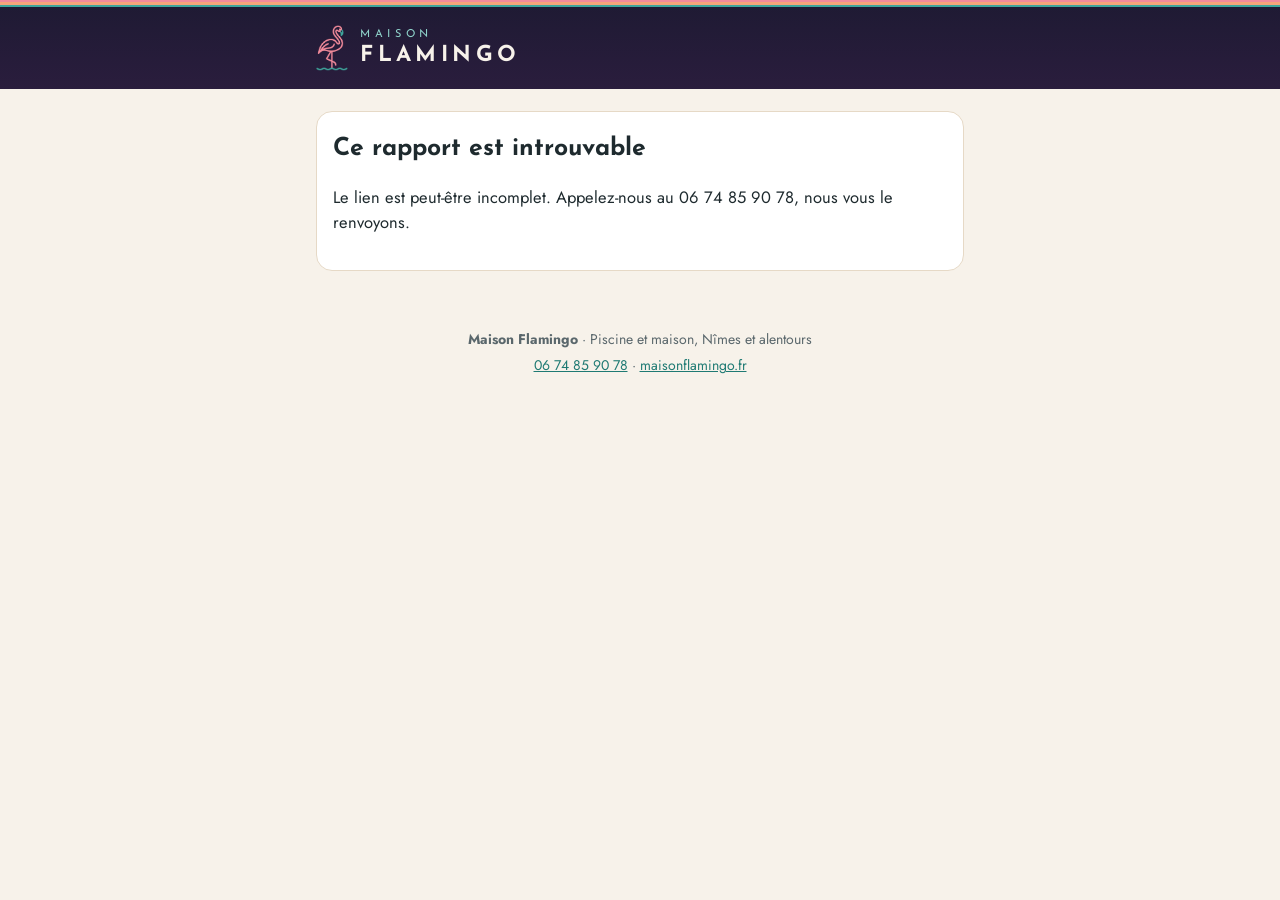
<file: app/rapport.html>
<!doctype html>
<html lang="fr">
<head>
<meta charset="utf-8">
<meta name="viewport" content="width=device-width, initial-scale=1">
<meta name="robots" content="noindex, nofollow">
<meta name="referrer" content="no-referrer">
<meta name="theme-color" content="#2A1D3D">
<title>Votre rapport · Maison Flamingo</title>
<link rel="icon" href="icone.png?v=5" type="image/png">
<link rel="preconnect" href="https://fonts.googleapis.com">
<link rel="preconnect" href="https://fonts.gstatic.com" crossorigin>
<link href="https://fonts.googleapis.com/css2?family=Josefin+Sans:wght@300;400;600;700&family=Jost:wght@300;400;500;600&display=swap" rel="stylesheet">
<link rel="stylesheet" href="rapport.css?v=3">
</head>
<body>
<header class="entete">
  <div class="bande"></div>
  <div class="entete-dedans">
    <img src="flamant.png?v=5" alt="" width="36" height="51">
    <span class="mots"><span class="petit">Maison</span><span class="grand">Flamingo</span></span>
  </div>
</header>
<main id="rapport"><p class="attente">Chargement du rapport…</p></main>
<footer class="pied">
  <p><strong>Maison Flamingo</strong> · Piscine et maison, Nîmes et alentours</p>
  <p><a href="tel:+33674859078">06 74 85 90 78</a> · <a href="https://maisonflamingo.fr">maisonflamingo.fr</a></p>
</footer>
<script src="commun.js?v=2"></script>
<script src="formulaires.js?v=6"></script>
<script src="rapport.js?v=4"></script>
</body>
</html>
</file>
<file: style.css>
/* Maison Flamingo · charte « sunset chic »
   Rose flamant, turquoise lagune, crème, gris-bleu nuit ; l'orange sunset
   n'existe que sur le site et le van, jamais sur les documents. */

:root{
  --rose:#F28B9B;
  --rose-fonce:#E0607E;
  --sunset:#F6A57A;
  --or:#F9D29D;
  --turquoise:#1F7A73;
  --eau:#3FA69C;
  --lagon:#8FD3CB;
  --creme:#F7F2EA;
  --creme-2:#FBF7F0;
  --sable:#E6D9C6;
  --encre:#1E2A2E;
  --encre-2:#3A474C;
  --gris:#5A676C;
  --nuit:#1E1A33;
  --prune:#3A2148;
  --violet:#2A1D3D;
  --titre:'Josefin Sans',system-ui,sans-serif;
  --texte:'Jost',system-ui,sans-serif;
  --rayon:22px;
}

*{box-sizing:border-box}
html{scroll-behavior:smooth;-webkit-text-size-adjust:100%}
body{margin:0;background:var(--creme);color:var(--encre);font-family:var(--texte);font-size:17px;line-height:1.6;-webkit-font-smoothing:antialiased;overflow-x:hidden}
h1,h2,h3{font-family:var(--titre);margin:0;font-weight:300;letter-spacing:-.005em}
p{margin:0}
a{color:var(--turquoise)}
img,svg{display:block}
section[id]{scroll-margin-top:84px}
:focus-visible{outline:3px solid var(--rose);outline-offset:3px;border-radius:6px}

.wrap{width:100%;max-width:1180px;margin:0 auto;padding:0 40px}
.wrap.etroit{max-width:880px}

/* ---------- Bandeau et navigation ---------- */
.bandeau{background:var(--nuit);color:var(--or);text-align:center;font-family:var(--titre);font-size:12.5px;letter-spacing:.22em;text-transform:uppercase;padding:10px 16px}

.nav{position:sticky;top:0;z-index:50;transition:background .35s ease,box-shadow .35s ease;background:transparent;margin-bottom:-80px}
.nav-inner{display:flex;align-items:center;justify-content:space-between;gap:24px;height:80px}
.nav.defile{background:rgba(30,26,51,.78);backdrop-filter:blur(12px);-webkit-backdrop-filter:blur(12px)}
.nav.colle{background:rgba(247,242,234,.93);backdrop-filter:blur(10px);-webkit-backdrop-filter:blur(10px);box-shadow:0 1px 0 rgba(30,42,46,.08)}
.logo{display:flex;align-items:center;gap:12px;text-decoration:none;color:var(--creme)}
.nav.colle .logo{color:var(--encre)}
.logo-flamant{width:30px;height:45px;object-fit:contain}
.logo-mots{display:flex;flex-direction:column;line-height:1}
.logo-maison{font-family:var(--titre);font-size:10.5px;letter-spacing:.42em;text-transform:uppercase;color:var(--lagon)}
.nav.colle .logo-maison{color:var(--turquoise)}
.logo-flamingo{font-family:var(--titre);font-size:24px;font-weight:700;letter-spacing:.2em;text-transform:uppercase;margin-top:5px}
.nav-liens{display:flex;gap:30px}
.nav-liens a{color:rgba(247,242,234,.88);text-decoration:none;font-size:14.5px;letter-spacing:.06em;transition:color .2s}
.nav-liens a:hover{color:#fff}
.nav.colle .nav-liens a{color:var(--encre-2)}
.nav.colle .nav-liens a:hover{color:var(--turquoise)}

/* ---------- Boutons ---------- */
.btn{display:inline-flex;align-items:center;justify-content:center;min-height:48px;padding:0 26px;border-radius:999px;font-family:var(--texte);font-size:15.5px;font-weight:500;letter-spacing:.04em;text-decoration:none;border:0;cursor:pointer;transition:transform .2s ease,background .2s ease,color .2s ease,box-shadow .2s ease}
.btn:hover{transform:translateY(-1px)}
.btn-creme{background:var(--creme);color:var(--violet);box-shadow:0 10px 30px rgba(30,26,51,.35)}
.btn-creme:hover{background:#fff}
.btn-contour{border:1.5px solid rgba(247,242,234,.85);color:var(--creme);background:rgba(30,26,51,.28);backdrop-filter:blur(4px);-webkit-backdrop-filter:blur(4px)}
.btn-contour:hover{background:rgba(30,26,51,.45)}
.btn-turquoise{background:var(--turquoise);color:#fff;width:100%;min-height:54px;font-size:16px}
.btn-turquoise:hover{background:#155E58}
.btn-nav{white-space:nowrap;min-height:42px;padding:0 20px;font-size:14px;background:rgba(247,242,234,.14);color:var(--creme);border:1px solid rgba(247,242,234,.45)}
.nav.colle .btn-nav{background:var(--turquoise);color:#fff;border-color:var(--turquoise)}

/* ---------- Le coucher de soleil ---------- */
.hero{position:relative;min-height:max(720px,100svh);display:flex;align-items:center;overflow:hidden;color:var(--creme);padding:120px 0 21vh}
.ciel{position:absolute;inset:0 0 18% 0;overflow:hidden;
  background:linear-gradient(180deg,#1E1A33 0%,#2F1F45 22%,#5A2B5C 42%,#9A4569 58%,#D9667E 72%,#F28B9B 80%,#F6A57A 90%,#F9CF96 100%)}
.etoiles{position:absolute;inset:0 0 50% 0;opacity:.55;
  background-image:radial-gradient(1.2px 1.2px at 12% 18%,#fff 50%,transparent 51%),radial-gradient(1px 1px at 28% 8%,#fff 50%,transparent 51%),radial-gradient(1.4px 1.4px at 47% 22%,#fff 50%,transparent 51%),radial-gradient(1px 1px at 63% 12%,#fff 50%,transparent 51%),radial-gradient(1.2px 1.2px at 78% 26%,#fff 50%,transparent 51%),radial-gradient(1px 1px at 88% 9%,#fff 50%,transparent 51%),radial-gradient(1px 1px at 36% 34%,#fff 50%,transparent 51%),radial-gradient(1.3px 1.3px at 6% 40%,#fff 50%,transparent 51%)}
.soleil{position:absolute;left:58%;bottom:0;width:min(560px,74vw);aspect-ratio:1;transform:translate(-50%,46%);border-radius:50%;
  background:linear-gradient(180deg,#FCE3AE 0%,#F9C98C 30%,#F6A57A 55%,#F28B9B 78%,#E0607E 100%);
  box-shadow:0 0 120px 30px rgba(249,201,140,.35);
  -webkit-mask-image:linear-gradient(#000 0 30%,transparent 30%),repeating-linear-gradient(180deg,#000 0 26px,transparent 26px 34px);
  mask-image:linear-gradient(#000 0 30%,transparent 30%),repeating-linear-gradient(180deg,#000 0 26px,transparent 26px 34px);
  animation:lever 2.4s cubic-bezier(.2,.7,.2,1) both}
@keyframes lever{from{transform:translate(-50%,70%);opacity:.4}to{transform:translate(-50%,46%);opacity:1}}
.palmier{position:absolute;bottom:-6px;color:#1A1328;filter:drop-shadow(0 0 1px rgba(26,19,40,.6))}
.palmier-g{left:-60px;height:80%;opacity:.96}
.palmier-g2{left:30px;height:44%;opacity:.7;transform:scaleX(-1)}
.palmier-d{right:-70px;height:72%;opacity:.96;transform:scaleX(-1)}
.eau{position:absolute;left:0;right:0;bottom:0;height:18%;overflow:hidden;
  background:linear-gradient(180deg,#3F8F8E 0%,#2B7B7A 25%,#1F5F66 60%,#173F4E 100%)}
.eau::before{content:"";position:absolute;inset:0;background:repeating-linear-gradient(180deg,rgba(255,255,255,.07) 0 2px,transparent 2px 9px)}
.reflet{position:absolute;left:58%;top:0;width:min(560px,74vw);height:100%;transform:translateX(-50%);
  background:repeating-linear-gradient(180deg,rgba(249,201,140,.75) 0 3px,transparent 3px 11px);
  -webkit-mask-image:radial-gradient(50% 100% at 50% 0,#000 0%,transparent 70%);mask-image:radial-gradient(50% 100% at 50% 0,#000 0%,transparent 70%);
  animation:miroiter 6s ease-in-out infinite alternate}
@keyframes miroiter{from{transform:translateX(-52%)}to{transform:translateX(-48%)}}

.hero-grille{position:relative;z-index:2;display:grid;grid-template-columns:minmax(0,1.15fr) minmax(0,.85fr);gap:56px;align-items:center}
.hero-texte{display:flex;flex-direction:column;gap:26px;max-width:700px}
/* La première ligne de la signature ne se coupe jamais : « plus » seul sur une ligne casse la phrase */
.hero h1 .tenu{white-space:nowrap}
/* Sur téléphone seulement, la seconde ligne se coupe à l'endroit naturel : « on s'occupe / du reste » */
.hero h1 .coupe{display:none}
.hero h1{font-size:clamp(34px,4.4vw,63px);line-height:.98;font-weight:200;text-shadow:0 2px 30px rgba(30,26,51,.35)}
.hero h1 strong{font-weight:600;display:inline-block;background:linear-gradient(90deg,#FCE3AE,#F6A57A 45%,#F28B9B);-webkit-background-clip:text;background-clip:text;color:transparent}
.hero-sous{font-size:19.5px;line-height:1.6;color:rgba(247,242,234,.92);max-width:540px;text-shadow:0 1px 16px rgba(30,26,51,.5)}
.hero-actions{display:flex;flex-wrap:wrap;gap:14px}
.hero-zone{font-size:13.5px;letter-spacing:.08em;color:var(--creme);text-shadow:0 1px 12px rgba(30,26,51,.55)}

/* La carte de passage, posée sur la table */
.carte-passage{margin:0;justify-self:end;width:100%;max-width:380px;background:var(--creme-2);color:var(--encre);border-radius:18px;padding:28px 28px 22px;
  box-shadow:0 30px 70px rgba(20,14,35,.45);transform:rotate(-2.5deg);position:relative;animation:poser 1.4s .5s cubic-bezier(.2,.7,.2,1) both}
.carte-passage::before{content:"";position:absolute;inset:8px;border:1px solid var(--sable);border-radius:12px;pointer-events:none}
@keyframes poser{from{opacity:0;transform:translateY(30px) rotate(2deg)}to{opacity:1;transform:rotate(-2.5deg)}}
.carte-entete{display:flex;align-items:center;gap:10px;margin-bottom:16px}
.carte-entete img{width:20px;height:30px;object-fit:contain}
.carte-entete span{font-family:var(--titre);font-size:12px;letter-spacing:.3em;text-transform:uppercase;color:var(--turquoise)}
.carte-ligne{font-size:21px;line-height:1.35;font-style:italic}
.carte-ok{font-weight:600;margin:4px 0 16px}
.carte-liste{list-style:none;margin:0;padding:0;display:flex;flex-direction:column;gap:8px;font-size:14.5px;color:var(--encre-2)}
.carte-liste li{display:flex;gap:10px;align-items:flex-start}
.carte-liste li::before{content:"✓";flex:none;width:18px;height:18px;margin-top:3px;border-radius:50%;background:var(--eau);color:#fff;font-size:11px;display:inline-flex;align-items:center;justify-content:center}
.carte-pied{display:flex;justify-content:space-between;align-items:flex-end;margin-top:18px;font-size:13px;color:var(--gris)}
.signature{font-family:var(--titre);font-size:15px;color:var(--encre);font-style:italic}
.signature::before{content:"— "}

/* La bande du van : rose, sunset, lagune */
.bande-sunset{height:9px;background:linear-gradient(180deg,var(--rose) 0 33.3%,var(--sunset) 33.3% 66.6%,var(--eau) 66.6% 100%)}

/* ---------- Preuves ---------- */
.preuves{background:var(--encre);color:var(--creme)}
.preuves-grille{display:grid;grid-template-columns:repeat(4,minmax(0,1fr));gap:32px;padding-top:40px;padding-bottom:40px}
.preuves-grille div{display:flex;flex-direction:column;gap:6px;font-size:15px;color:#C9D1D3;line-height:1.45}
.chiffre{font-family:var(--titre);font-size:42px;font-weight:600;color:var(--rose);line-height:1.1}

/* ---------- Sections ---------- */
.section{padding:104px 0}
.creme{background:var(--creme)}
.blanc{background:#fff}
.offres-fond{background:linear-gradient(180deg,var(--creme) 0%,var(--creme-2) 100%)}
.surtitre{font-family:var(--titre);font-size:12.5px;letter-spacing:.32em;text-transform:uppercase;color:var(--turquoise);display:flex;align-items:center;gap:14px;margin-bottom:16px}
.surtitre::before{content:"";width:28px;height:1px;background:currentColor;opacity:.6}
.surtitre-clair{color:var(--or)}
.section h2{font-size:clamp(32px,4vw,48px);line-height:1.1;max-width:780px;margin-bottom:20px}
.intro{font-size:18.5px;line-height:1.65;color:var(--encre-2);max-width:680px}
.intro-clair{color:rgba(247,242,234,.85)}

/* L'encadré Art déco : un double filet, sans ornement de plus */
.deco{background:#fff;border:1px solid var(--sable);outline:1px solid var(--sable);outline-offset:-9px}

.etapes{display:grid;grid-template-columns:repeat(3,minmax(0,1fr));gap:26px;margin-top:48px}
.etape{border-radius:4px;padding:40px 34px 36px;display:flex;flex-direction:column;gap:14px}
.numero{font-family:var(--titre);font-size:30px;font-weight:200;color:var(--rose);letter-spacing:.1em}
.etape h3{font-size:23px;font-weight:600}
.etape p{color:var(--encre-2);font-size:16px}

/* ---------- Offres ---------- */
.offres{display:grid;grid-template-columns:repeat(3,minmax(0,1fr));gap:24px;margin-top:52px;align-items:stretch}
.offre{border-radius:4px;padding:42px 34px 34px;display:flex;flex-direction:column;gap:12px;position:relative}
.offre-nom{font-family:var(--titre);font-size:13.5px;letter-spacing:.3em;text-transform:uppercase;font-weight:600;color:var(--turquoise)}
.offre-accroche{font-family:var(--titre);font-size:21px;line-height:1.3;font-weight:300}
.tarif-fondateur{align-self:flex-start;margin-top:8px;font-family:var(--titre);font-size:11px;letter-spacing:.2em;text-transform:uppercase;font-weight:600;color:var(--rose-fonce);border:1px solid currentColor;border-radius:999px;padding:4px 10px}
.offre-phare .tarif-fondateur{color:var(--rose)}
.prix{display:flex;align-items:baseline;gap:8px;flex-wrap:wrap;margin-top:2px}
.prix-montant{font-family:var(--titre);font-size:56px;font-weight:600;line-height:1}
.prix-unite{font-size:15px;color:var(--gris)}
.prix-detail{font-size:14.5px;color:var(--gris)}
.liste-offre{list-style:none;margin:10px 0 0;padding:16px 0 0;border-top:1px solid var(--sable);display:flex;flex-direction:column;gap:11px;font-size:15.5px;line-height:1.5;color:var(--encre-2);flex:1}
.liste-offre li{padding-left:22px;position:relative}
.liste-offre li::before{content:"";position:absolute;left:0;top:.62em;width:9px;height:9px;border-radius:50%;background:var(--rose)}
.offre-pour{font-size:13.5px;color:var(--gris);font-style:italic;margin-top:10px}
.offre-phare{background:linear-gradient(180deg,var(--violet) 0%,var(--nuit) 100%);color:var(--creme);border-radius:4px;overflow:hidden;box-shadow:0 30px 60px rgba(30,26,51,.25)}
.offre-phare::before{content:"";position:absolute;left:0;right:0;top:0;height:9px;background:linear-gradient(180deg,var(--rose) 0 33.3%,var(--sunset) 33.3% 66.6%,var(--eau) 66.6% 100%)}
.offre-phare .offre-nom{color:var(--lagon)}
.offre-phare .prix-unite,.offre-phare .prix-detail,.offre-phare .offre-pour{color:#C9C2D6}
.offre-phare .liste-offre{color:#E8E4EE;border-top-color:rgba(255,255,255,.14)}
.offre-phare .prix-montant{background:linear-gradient(90deg,#FCE3AE,#F6A57A,#F28B9B);-webkit-background-clip:text;background-clip:text;color:transparent}
.pastille{align-self:flex-start;margin-bottom:4px;font-family:var(--titre);font-size:11px;letter-spacing:.2em;text-transform:uppercase;padding:7px 12px;border-radius:999px;background:var(--rose);color:var(--nuit);font-weight:600}
.offre-variante{font-size:13.5px;line-height:1.55;color:var(--gris);border-top:1px dashed rgba(30,26,51,.18);padding-top:14px;margin-top:4px}
.offre-variante strong{color:var(--encre);font-weight:600}
.offre-bandeau{margin-top:24px;border-radius:4px;padding:34px;display:grid;grid-template-columns:minmax(0,1fr) minmax(0,1.3fr);gap:12px 40px;align-items:center;background:rgba(255,255,255,.55);border:1px solid rgba(30,26,51,.1)}
.bandeau-tete{display:flex;flex-direction:column;gap:10px}
.offre-bandeau .liste-offre{margin:0;border-top:0;padding:4px 0 4px 36px;border-left:1px solid var(--sable)}
.mention-prix{margin-top:28px;font-size:14px;color:var(--gris);text-align:center}

/* ---------- Rapport ---------- */
.rapport-grille{display:grid;grid-template-columns:minmax(0,1.05fr) minmax(0,.95fr);gap:72px;align-items:center}
.puces{list-style:none;margin:28px 0 0;padding:0;display:flex;flex-direction:column;gap:14px;color:var(--encre-2)}
.puces li{padding-left:24px;position:relative}
.puces li::before{content:"";position:absolute;left:0;top:.6em;width:8px;height:8px;border-radius:50%;background:var(--rose)}
.telephone{justify-self:center;width:100%;max-width:360px;padding:14px;border-radius:44px;background:linear-gradient(160deg,#2A1D3D,#1E1A33);box-shadow:0 40px 80px rgba(30,26,51,.28)}
.tel-ecran{background:var(--creme);border-radius:32px;padding:26px 20px 22px;display:flex;flex-direction:column;gap:14px}
.tel-entete{display:flex;justify-content:space-between;align-items:baseline;gap:10px;font-size:12.5px;color:var(--gris)}
.tel-entete span:first-child{font-family:var(--titre);letter-spacing:.2em;text-transform:uppercase;color:var(--turquoise);font-size:11px}
.tel-photos{display:grid;grid-template-columns:1fr 1fr;gap:8px}
.ph{height:96px;border-radius:12px}
.ph-eau{background:linear-gradient(180deg,#8FD3CB,#3FA69C)}
.ph-local{background:linear-gradient(180deg,#C9D1D3,#8A9598)}
.ph-terrasse{background:linear-gradient(180deg,#F6B6A0,#F28B9B)}
.ph-volets{background:linear-gradient(180deg,#EDE4D6,#D9CDB9)}
.tel-mesures{display:grid;grid-template-columns:repeat(3,1fr);gap:8px}
.tel-mesures div{background:#fff;border-radius:12px;padding:10px 12px;display:flex;flex-direction:column}
.tel-mesures span{font-size:11.5px;color:var(--gris)}
.tel-mesures strong{font-family:var(--titre);font-size:22px;font-weight:600}
.tel-remarque{background:#fff;border-radius:12px;padding:12px 14px;font-size:14px;line-height:1.5;color:var(--encre-2)}

/* ---------- Pourquoi nous ---------- */
.raisons{display:grid;grid-template-columns:repeat(3,minmax(0,1fr));gap:24px;margin-top:48px}
.raison{border-radius:4px;padding:34px 30px 30px;display:flex;flex-direction:column;gap:12px;position:relative}
.raison::before{content:"";width:34px;height:3px;border-radius:2px;background:linear-gradient(90deg,var(--rose),var(--sunset),var(--eau))}
.raison h3{font-size:20px;font-weight:600;line-height:1.3}
.raison p{color:var(--encre-2);font-size:15.5px}

/* ---------- Techniciens ---------- */
.tech-grille{display:grid;grid-template-columns:minmax(0,1fr) minmax(0,1fr);gap:64px;align-items:center}
.tech-fondateur{margin-top:22px;padding-left:18px;border-left:3px solid var(--rose);font-family:var(--titre);font-size:17px;line-height:1.55;color:var(--encre)}
.fiche{border-radius:4px;padding:38px 36px 32px;background:var(--creme-2)}
.fiche-titre{font-family:var(--titre);font-size:12.5px;letter-spacing:.28em;text-transform:uppercase;font-weight:600;color:var(--turquoise);margin-bottom:14px}
.fiche-titre:not(:first-child){margin-top:26px}
.coches{list-style:none;margin:0;padding:0;display:flex;flex-direction:column;gap:11px;font-size:15.5px;line-height:1.5;color:var(--encre-2)}
.coches li{display:flex;gap:12px;align-items:flex-start}
.coches li::before{content:"✓";flex:none;width:20px;height:20px;margin-top:2px;border-radius:50%;background:var(--eau);color:#fff;font-size:11.5px;display:inline-flex;align-items:center;justify-content:center}

/* ---------- La respiration Camargue ---------- */
.territoire-legende{font-size:12.5px;letter-spacing:.08em;margin-top:10px}
.bande-territoire{position:relative;height:clamp(320px,42vw,560px);overflow:hidden;background:var(--nuit)}
.bande-territoire img{display:block;width:100%;height:100%;object-fit:cover;object-position:center 60%}
.bande-territoire::after{content:"";position:absolute;inset:0;background:linear-gradient(180deg,rgba(30,26,51,0) 45%,rgba(30,26,51,.6) 100%);pointer-events:none}
.territoire-texte{position:absolute;left:0;right:0;bottom:0;z-index:1;padding:0 40px 30px;max-width:1180px;margin:0 auto}
.territoire-phrase{font-family:var(--titre);font-weight:300;font-size:clamp(24px,3.2vw,40px);color:var(--creme);text-shadow:0 2px 20px rgba(30,26,51,.5)}
.territoire-texte .territoire-legende{color:rgba(247,242,234,.75);margin-top:4px}

.bande-piscine img{object-position:center 68%}
.bande-piscine::after{background:linear-gradient(180deg,rgba(30,26,51,0) 70%,rgba(30,26,51,.35) 100%)}

/* ---------- Fondateurs ---------- */
.fondateurs{background:linear-gradient(120deg,#F28B9B 0%,#F6A57A 55%,#F9D29D 100%);color:var(--nuit);padding:88px 0}
.fondateurs .surtitre{color:var(--prune)}
.fondateurs h2{margin-bottom:0}
.fondateurs-grille{display:grid;grid-template-columns:minmax(0,1fr) minmax(0,1fr);gap:56px;align-items:center}
.avantages{list-style:none;margin:0;padding:0;display:flex;flex-direction:column;gap:14px}
.avantages li{background:rgba(255,255,255,.72);border-radius:14px;padding:18px 22px;display:flex;flex-direction:column;gap:2px}
.avantages strong{font-family:var(--titre);font-size:19px;font-weight:600}
.avantages span{font-size:15px;color:var(--encre-2)}

/* ---------- Questions ---------- */
.faq{margin-top:40px;border-top:1px solid var(--sable)}
.faq details{border-bottom:1px solid var(--sable)}
.faq summary{cursor:pointer;list-style:none;padding:22px 44px 22px 0;font-family:var(--titre);font-size:20px;font-weight:400;position:relative}
.faq summary::-webkit-details-marker{display:none}
.faq summary::after{content:"+";position:absolute;right:6px;top:50%;transform:translateY(-50%);font-size:26px;font-weight:200;color:var(--rose);transition:transform .25s}
.faq details[open] summary::after{transform:translateY(-50%) rotate(45deg)}
.faq details p{padding:0 0 24px;color:var(--encre-2);max-width:740px}

/* ---------- Liste d'attente ---------- */
.liste{background:linear-gradient(180deg,var(--nuit) 0%,var(--violet) 60%,var(--prune) 100%);color:var(--creme)}
.liste-grille{display:grid;grid-template-columns:minmax(0,1fr) minmax(0,1fr);gap:64px;align-items:start}
.petit-clair{margin-top:18px;font-size:15px;color:rgba(247,242,234,.6)}
.formulaire{background:var(--creme);color:var(--encre);border-radius:var(--rayon);padding:34px;display:flex;flex-direction:column;gap:16px;box-shadow:0 30px 70px rgba(10,8,20,.4)}
.champs-2{display:grid;grid-template-columns:1fr 1fr;gap:14px}
.formulaire label{display:flex;flex-direction:column;gap:6px;font-size:14px;font-weight:500}
.facultatif{font-weight:400;color:var(--gris);font-size:12.5px}
.formulaire input[type=text],.formulaire input[type=tel],.formulaire input[type=email],.formulaire select{min-height:48px;border:1px solid #D9CDB9;border-radius:10px;padding:0 14px;font-size:16px;font-family:inherit;background:#fff;color:var(--encre);width:100%}
.formulaire input:focus,.formulaire select:focus{outline:2px solid var(--rose);outline-offset:1px;border-color:transparent}
.formulaire .invalide{border-color:var(--rose-fonce);background:#FFF5F6}
fieldset{border:0;margin:0;padding:0;display:flex;flex-wrap:wrap;gap:4px 22px}
legend{font-size:14px;font-weight:500;margin-bottom:6px;padding:0}
.formulaire label.case{flex-direction:row;align-items:center;gap:10px;font-weight:400;font-size:15px;min-height:40px}
.case input{width:19px;height:19px;accent-color:var(--turquoise);flex:none}
.formulaire label.consentement{align-items:flex-start;font-size:13px;line-height:1.5;color:var(--encre-2)}
.consentement input{margin-top:2px}
.piege{position:absolute!important;left:-9999px!important;width:1px;height:1px;overflow:hidden}
.form-message{font-size:14.5px;min-height:1.2em}
.form-message.ok{color:var(--turquoise);font-weight:500}
.form-message.erreur{color:var(--rose-fonce)}

/* ---------- Pied ---------- */
.pied{background:#161220;color:#C9C2D6}
.pied-grille{display:flex;justify-content:space-between;align-items:center;gap:28px;flex-wrap:wrap;padding-top:40px;padding-bottom:20px}
.logo-pied{color:var(--creme)}
.pied-liens{display:flex;gap:26px;flex-wrap:wrap;font-size:14.5px}
.pied-liens a{color:#C9C2D6;text-decoration:none}
.pied-liens a:hover{color:var(--rose)}
.pied-bas{font-size:13px;color:#8C8499;padding-bottom:36px}

/* ---------- Apparition au défilement (seulement si le script tourne) ---------- */
.js .revele{opacity:0;transform:translateY(22px);transition:opacity .8s ease,transform .8s cubic-bezier(.2,.7,.2,1)}
.js .revele.vu{opacity:1;transform:none}

@media (prefers-reduced-motion:reduce){
  *,*::before,*::after{animation:none!important;transition:none!important}
  .js .revele{opacity:1;transform:none}
  html{scroll-behavior:auto}
}

/* ---------- Écrans moyens ---------- */
@media (max-width:1020px){
  .nav-liens{display:none}
  .palmier-g{opacity:.55}
  .palmier-g2{display:none}
  .hero-grille{grid-template-columns:1fr;gap:44px}
  .carte-passage{justify-self:start}
  .etapes{grid-template-columns:1fr}
  .raisons{grid-template-columns:1fr 1fr}
  .tech-grille{grid-template-columns:1fr;gap:40px}
  .offres{grid-template-columns:1fr;max-width:560px;margin-left:auto;margin-right:auto}
  .offre-bandeau{grid-template-columns:1fr;max-width:560px;margin-left:auto;margin-right:auto}
  .offre-bandeau .liste-offre{border-left:0;border-top:1px solid var(--sable);padding:16px 0 0;margin-top:10px}
  .rapport-grille,.fondateurs-grille,.liste-grille{grid-template-columns:1fr;gap:44px}
  .preuves-grille{grid-template-columns:1fr 1fr}
}

/* ---------- Téléphone ---------- */
@media (max-width:640px){
  body{font-size:16px}
  .wrap{padding:0 16px}
  .bandeau{font-size:10.5px;letter-spacing:.14em}
  .nav{margin-bottom:-68px}
  .nav-inner{height:68px}
  .logo-flamingo{font-size:19px}
  .btn-nav{padding:0 14px;font-size:13px;min-height:38px}
  .hero{min-height:auto;padding:104px 0 150px}
  .ciel{inset:0 0 120px 0}
  .eau{height:120px}
  .soleil{left:62%;width:min(420px,96vw)}
  .reflet{left:62%;width:min(420px,96vw)}
  .palmier-g{height:44%;left:-50px}
  .palmier-g2{display:none}
  .palmier-d{height:38%;right:-60px}
  .hero .surtitre{display:none}
  .hero h1{font-size:44px}
  .hero h1 .coupe{display:inline}
  .hero-texte{gap:22px}
  .hero-sous{font-size:17.5px}
  .hero-actions .btn{width:100%}
  .carte-passage{max-width:none;padding:24px 22px 20px}
  .carte-ligne{font-size:19px}
  .section{padding:72px 0}
  .etape,.offre,.offre-bandeau,.raison,.fiche{padding:30px 22px 26px}
  .raisons{grid-template-columns:1fr}
  .territoire-texte{padding:0 16px 20px}
  .prix-montant{font-size:48px}
  .formulaire{padding:24px 18px}
  .champs-2{grid-template-columns:1fr}
  .faq summary{font-size:18px}
  .pied-grille{flex-direction:column;align-items:flex-start}
}

/* ---------- Mentions légales ---------- */
.page-legale .section{min-height:100vh}
.legal h3{font-family:var(--titre);font-size:20px;font-weight:600;margin:34px 0 10px}
.legal p{color:var(--encre-2);margin-bottom:10px}

/* Sans style en ligne : la politique de contenu du site les refuse. */
.symboles{position:absolute;width:0;height:0;overflow:hidden}
.espace-haut{margin-top:32px}
</file>
<file: app/vendor/leaflet/leaflet.css>
/* required styles */

.leaflet-pane,
.leaflet-tile,
.leaflet-marker-icon,
.leaflet-marker-shadow,
.leaflet-tile-container,
.leaflet-pane > svg,
.leaflet-pane > canvas,
.leaflet-zoom-box,
.leaflet-image-layer,
.leaflet-layer {
	position: absolute;
	left: 0;
	top: 0;
	}
.leaflet-container {
	overflow: hidden;
	}
.leaflet-tile,
.leaflet-marker-icon,
.leaflet-marker-shadow {
	-webkit-user-select: none;
	   -moz-user-select: none;
	        user-select: none;
	  -webkit-user-drag: none;
	}
/* Prevents IE11 from highlighting tiles in blue */
.leaflet-tile::selection {
	background: transparent;
}
/* Safari renders non-retina tile on retina better with this, but Chrome is worse */
.leaflet-safari .leaflet-tile {
	image-rendering: -webkit-optimize-contrast;
	}
/* hack that prevents hw layers "stretching" when loading new tiles */
.leaflet-safari .leaflet-tile-container {
	width: 1600px;
	height: 1600px;
	-webkit-transform-origin: 0 0;
	}
.leaflet-marker-icon,
.leaflet-marker-shadow {
	display: block;
	}
/* .leaflet-container svg: reset svg max-width decleration shipped in Joomla! (joomla.org) 3.x */
/* .leaflet-container img: map is broken in FF if you have max-width: 100% on tiles */
.leaflet-container .leaflet-overlay-pane svg {
	max-width: none !important;
	max-height: none !important;
	}
.leaflet-container .leaflet-marker-pane img,
.leaflet-container .leaflet-shadow-pane img,
.leaflet-container .leaflet-tile-pane img,
.leaflet-container img.leaflet-image-layer,
.leaflet-container .leaflet-tile {
	max-width: none !important;
	max-height: none !important;
	width: auto;
	padding: 0;
	}

.leaflet-container img.leaflet-tile {
	/* See: https://bugs.chromium.org/p/chromium/issues/detail?id=600120 */
	mix-blend-mode: plus-lighter;
}

.leaflet-container.leaflet-touch-zoom {
	-ms-touch-action: pan-x pan-y;
	touch-action: pan-x pan-y;
	}
.leaflet-container.leaflet-touch-drag {
	-ms-touch-action: pinch-zoom;
	/* Fallback for FF which doesn't support pinch-zoom */
	touch-action: none;
	touch-action: pinch-zoom;
}
.leaflet-container.leaflet-touch-drag.leaflet-touch-zoom {
	-ms-touch-action: none;
	touch-action: none;
}
.leaflet-container {
	-webkit-tap-highlight-color: transparent;
}
.leaflet-container a {
	-webkit-tap-highlight-color: rgba(51, 181, 229, 0.4);
}
.leaflet-tile {
	filter: inherit;
	visibility: hidden;
	}
.leaflet-tile-loaded {
	visibility: inherit;
	}
.leaflet-zoom-box {
	width: 0;
	height: 0;
	-moz-box-sizing: border-box;
	     box-sizing: border-box;
	z-index: 800;
	}
/* workaround for https://bugzilla.mozilla.org/show_bug.cgi?id=888319 */
.leaflet-overlay-pane svg {
	-moz-user-select: none;
	}

.leaflet-pane         { z-index: 400; }

.leaflet-tile-pane    { z-index: 200; }
.leaflet-overlay-pane { z-index: 400; }
.leaflet-shadow-pane  { z-index: 500; }
.leaflet-marker-pane  { z-index: 600; }
.leaflet-tooltip-pane   { z-index: 650; }
.leaflet-popup-pane   { z-index: 700; }

.leaflet-map-pane canvas { z-index: 100; }
.leaflet-map-pane svg    { z-index: 200; }

.leaflet-vml-shape {
	width: 1px;
	height: 1px;
	}
.lvml {
	behavior: url(#default#VML);
	display: inline-block;
	position: absolute;
	}


/* control positioning */

.leaflet-control {
	position: relative;
	z-index: 800;
	pointer-events: visiblePainted; /* IE 9-10 doesn't have auto */
	pointer-events: auto;
	}
.leaflet-top,
.leaflet-bottom {
	position: absolute;
	z-index: 1000;
	pointer-events: none;
	}
.leaflet-top {
	top: 0;
	}
.leaflet-right {
	right: 0;
	}
.leaflet-bottom {
	bottom: 0;
	}
.leaflet-left {
	left: 0;
	}
.leaflet-control {
	float: left;
	clear: both;
	}
.leaflet-right .leaflet-control {
	float: right;
	}
.leaflet-top .leaflet-control {
	margin-top: 10px;
	}
.leaflet-bottom .leaflet-control {
	margin-bottom: 10px;
	}
.leaflet-left .leaflet-control {
	margin-left: 10px;
	}
.leaflet-right .leaflet-control {
	margin-right: 10px;
	}


/* zoom and fade animations */

.leaflet-fade-anim .leaflet-popup {
	opacity: 0;
	-webkit-transition: opacity 0.2s linear;
	   -moz-transition: opacity 0.2s linear;
	        transition: opacity 0.2s linear;
	}
.leaflet-fade-anim .leaflet-map-pane .leaflet-popup {
	opacity: 1;
	}
.leaflet-zoom-animated {
	-webkit-transform-origin: 0 0;
	    -ms-transform-origin: 0 0;
	        transform-origin: 0 0;
	}
svg.leaflet-zoom-animated {
	will-change: transform;
}

.leaflet-zoom-anim .leaflet-zoom-animated {
	-webkit-transition: -webkit-transform 0.25s cubic-bezier(0,0,0.25,1);
	   -moz-transition:    -moz-transform 0.25s cubic-bezier(0,0,0.25,1);
	        transition:         transform 0.25s cubic-bezier(0,0,0.25,1);
	}
.leaflet-zoom-anim .leaflet-tile,
.leaflet-pan-anim .leaflet-tile {
	-webkit-transition: none;
	   -moz-transition: none;
	        transition: none;
	}

.leaflet-zoom-anim .leaflet-zoom-hide {
	visibility: hidden;
	}


/* cursors */

.leaflet-interactive {
	cursor: pointer;
	}
.leaflet-grab {
	cursor: -webkit-grab;
	cursor:    -moz-grab;
	cursor:         grab;
	}
.leaflet-crosshair,
.leaflet-crosshair .leaflet-interactive {
	cursor: crosshair;
	}
.leaflet-popup-pane,
.leaflet-control {
	cursor: auto;
	}
.leaflet-dragging .leaflet-grab,
.leaflet-dragging .leaflet-grab .leaflet-interactive,
.leaflet-dragging .leaflet-marker-draggable {
	cursor: move;
	cursor: -webkit-grabbing;
	cursor:    -moz-grabbing;
	cursor:         grabbing;
	}

/* marker & overlays interactivity */
.leaflet-marker-icon,
.leaflet-marker-shadow,
.leaflet-image-layer,
.leaflet-pane > svg path,
.leaflet-tile-container {
	pointer-events: none;
	}

.leaflet-marker-icon.leaflet-interactive,
.leaflet-image-layer.leaflet-interactive,
.leaflet-pane > svg path.leaflet-interactive,
svg.leaflet-image-layer.leaflet-interactive path {
	pointer-events: visiblePainted; /* IE 9-10 doesn't have auto */
	pointer-events: auto;
	}

/* visual tweaks */

.leaflet-container {
	background: #ddd;
	outline-offset: 1px;
	}
.leaflet-container a {
	color: #0078A8;
	}
.leaflet-zoom-box {
	border: 2px dotted #38f;
	background: rgba(255,255,255,0.5);
	}


/* general typography */
.leaflet-container {
	font-family: "Helvetica Neue", Arial, Helvetica, sans-serif;
	font-size: 12px;
	font-size: 0.75rem;
	line-height: 1.5;
	}


/* general toolbar styles */

.leaflet-bar {
	box-shadow: 0 1px 5px rgba(0,0,0,0.65);
	border-radius: 4px;
	}
.leaflet-bar a {
	background-color: #fff;
	border-bottom: 1px solid #ccc;
	width: 26px;
	height: 26px;
	line-height: 26px;
	display: block;
	text-align: center;
	text-decoration: none;
	color: black;
	}
.leaflet-bar a,
.leaflet-control-layers-toggle {
	background-position: 50% 50%;
	background-repeat: no-repeat;
	display: block;
	}
.leaflet-bar a:hover,
.leaflet-bar a:focus {
	background-color: #f4f4f4;
	}
.leaflet-bar a:first-child {
	border-top-left-radius: 4px;
	border-top-right-radius: 4px;
	}
.leaflet-bar a:last-child {
	border-bottom-left-radius: 4px;
	border-bottom-right-radius: 4px;
	border-bottom: none;
	}
.leaflet-bar a.leaflet-disabled {
	cursor: default;
	background-color: #f4f4f4;
	color: #bbb;
	}

.leaflet-touch .leaflet-bar a {
	width: 30px;
	height: 30px;
	line-height: 30px;
	}
.leaflet-touch .leaflet-bar a:first-child {
	border-top-left-radius: 2px;
	border-top-right-radius: 2px;
	}
.leaflet-touch .leaflet-bar a:last-child {
	border-bottom-left-radius: 2px;
	border-bottom-right-radius: 2px;
	}

/* zoom control */

.leaflet-control-zoom-in,
.leaflet-control-zoom-out {
	font: bold 18px 'Lucida Console', Monaco, monospace;
	text-indent: 1px;
	}

.leaflet-touch .leaflet-control-zoom-in, .leaflet-touch .leaflet-control-zoom-out  {
	font-size: 22px;
	}


/* layers control */

.leaflet-control-layers {
	box-shadow: 0 1px 5px rgba(0,0,0,0.4);
	background: #fff;
	border-radius: 5px;
	}
.leaflet-control-layers-toggle {
	background-image: url(images/layers.png);
	width: 36px;
	height: 36px;
	}
.leaflet-retina .leaflet-control-layers-toggle {
	background-image: url(images/layers-2x.png);
	background-size: 26px 26px;
	}
.leaflet-touch .leaflet-control-layers-toggle {
	width: 44px;
	height: 44px;
	}
.leaflet-control-layers .leaflet-control-layers-list,
.leaflet-control-layers-expanded .leaflet-control-layers-toggle {
	display: none;
	}
.leaflet-control-layers-expanded .leaflet-control-layers-list {
	display: block;
	position: relative;
	}
.leaflet-control-layers-expanded {
	padding: 6px 10px 6px 6px;
	color: #333;
	background: #fff;
	}
.leaflet-control-layers-scrollbar {
	overflow-y: scroll;
	overflow-x: hidden;
	padding-right: 5px;
	}
.leaflet-control-layers-selector {
	margin-top: 2px;
	position: relative;
	top: 1px;
	}
.leaflet-control-layers label {
	display: block;
	font-size: 13px;
	font-size: 1.08333em;
	}
.leaflet-control-layers-separator {
	height: 0;
	border-top: 1px solid #ddd;
	margin: 5px -10px 5px -6px;
	}

/* Default icon URLs */
.leaflet-default-icon-path { /* used only in path-guessing heuristic, see L.Icon.Default */
	background-image: url(images/marker-icon.png);
	}


/* attribution and scale controls */

.leaflet-container .leaflet-control-attribution {
	background: #fff;
	background: rgba(255, 255, 255, 0.8);
	margin: 0;
	}
.leaflet-control-attribution,
.leaflet-control-scale-line {
	padding: 0 5px;
	color: #333;
	line-height: 1.4;
	}
.leaflet-control-attribution a {
	text-decoration: none;
	}
.leaflet-control-attribution a:hover,
.leaflet-control-attribution a:focus {
	text-decoration: underline;
	}
.leaflet-attribution-flag {
	display: inline !important;
	vertical-align: baseline !important;
	width: 1em;
	height: 0.6669em;
	}
.leaflet-left .leaflet-control-scale {
	margin-left: 5px;
	}
.leaflet-bottom .leaflet-control-scale {
	margin-bottom: 5px;
	}
.leaflet-control-scale-line {
	border: 2px solid #777;
	border-top: none;
	line-height: 1.1;
	padding: 2px 5px 1px;
	white-space: nowrap;
	-moz-box-sizing: border-box;
	     box-sizing: border-box;
	background: rgba(255, 255, 255, 0.8);
	text-shadow: 1px 1px #fff;
	}
.leaflet-control-scale-line:not(:first-child) {
	border-top: 2px solid #777;
	border-bottom: none;
	margin-top: -2px;
	}
.leaflet-control-scale-line:not(:first-child):not(:last-child) {
	border-bottom: 2px solid #777;
	}

.leaflet-touch .leaflet-control-attribution,
.leaflet-touch .leaflet-control-layers,
.leaflet-touch .leaflet-bar {
	box-shadow: none;
	}
.leaflet-touch .leaflet-control-layers,
.leaflet-touch .leaflet-bar {
	border: 2px solid rgba(0,0,0,0.2);
	background-clip: padding-box;
	}


/* popup */

.leaflet-popup {
	position: absolute;
	text-align: center;
	margin-bottom: 20px;
	}
.leaflet-popup-content-wrapper {
	padding: 1px;
	text-align: left;
	border-radius: 12px;
	}
.leaflet-popup-content {
	margin: 13px 24px 13px 20px;
	line-height: 1.3;
	font-size: 13px;
	font-size: 1.08333em;
	min-height: 1px;
	}
.leaflet-popup-content p {
	margin: 17px 0;
	margin: 1.3em 0;
	}
.leaflet-popup-tip-container {
	width: 40px;
	height: 20px;
	position: absolute;
	left: 50%;
	margin-top: -1px;
	margin-left: -20px;
	overflow: hidden;
	pointer-events: none;
	}
.leaflet-popup-tip {
	width: 17px;
	height: 17px;
	padding: 1px;

	margin: -10px auto 0;
	pointer-events: auto;

	-webkit-transform: rotate(45deg);
	   -moz-transform: rotate(45deg);
	    -ms-transform: rotate(45deg);
	        transform: rotate(45deg);
	}
.leaflet-popup-content-wrapper,
.leaflet-popup-tip {
	background: white;
	color: #333;
	box-shadow: 0 3px 14px rgba(0,0,0,0.4);
	}
.leaflet-container a.leaflet-popup-close-button {
	position: absolute;
	top: 0;
	right: 0;
	border: none;
	text-align: center;
	width: 24px;
	height: 24px;
	font: 16px/24px Tahoma, Verdana, sans-serif;
	color: #757575;
	text-decoration: none;
	background: transparent;
	}
.leaflet-container a.leaflet-popup-close-button:hover,
.leaflet-container a.leaflet-popup-close-button:focus {
	color: #585858;
	}
.leaflet-popup-scrolled {
	overflow: auto;
	}

.leaflet-oldie .leaflet-popup-content-wrapper {
	-ms-zoom: 1;
	}
.leaflet-oldie .leaflet-popup-tip {
	width: 24px;
	margin: 0 auto;

	-ms-filter: "progid:DXImageTransform.Microsoft.Matrix(M11=0.70710678, M12=0.70710678, M21=-0.70710678, M22=0.70710678)";
	filter: progid:DXImageTransform.Microsoft.Matrix(M11=0.70710678, M12=0.70710678, M21=-0.70710678, M22=0.70710678);
	}

.leaflet-oldie .leaflet-control-zoom,
.leaflet-oldie .leaflet-control-layers,
.leaflet-oldie .leaflet-popup-content-wrapper,
.leaflet-oldie .leaflet-popup-tip {
	border: 1px solid #999;
	}


/* div icon */

.leaflet-div-icon {
	background: #fff;
	border: 1px solid #666;
	}


/* Tooltip */
/* Base styles for the element that has a tooltip */
.leaflet-tooltip {
	position: absolute;
	padding: 6px;
	background-color: #fff;
	border: 1px solid #fff;
	border-radius: 3px;
	color: #222;
	white-space: nowrap;
	-webkit-user-select: none;
	-moz-user-select: none;
	-ms-user-select: none;
	user-select: none;
	pointer-events: none;
	box-shadow: 0 1px 3px rgba(0,0,0,0.4);
	}
.leaflet-tooltip.leaflet-interactive {
	cursor: pointer;
	pointer-events: auto;
	}
.leaflet-tooltip-top:before,
.leaflet-tooltip-bottom:before,
.leaflet-tooltip-left:before,
.leaflet-tooltip-right:before {
	position: absolute;
	pointer-events: none;
	border: 6px solid transparent;
	background: transparent;
	content: "";
	}

/* Directions */

.leaflet-tooltip-bottom {
	margin-top: 6px;
}
.leaflet-tooltip-top {
	margin-top: -6px;
}
.leaflet-tooltip-bottom:before,
.leaflet-tooltip-top:before {
	left: 50%;
	margin-left: -6px;
	}
.leaflet-tooltip-top:before {
	bottom: 0;
	margin-bottom: -12px;
	border-top-color: #fff;
	}
.leaflet-tooltip-bottom:before {
	top: 0;
	margin-top: -12px;
	margin-left: -6px;
	border-bottom-color: #fff;
	}
.leaflet-tooltip-left {
	margin-left: -6px;
}
.leaflet-tooltip-right {
	margin-left: 6px;
}
.leaflet-tooltip-left:before,
.leaflet-tooltip-right:before {
	top: 50%;
	margin-top: -6px;
	}
.leaflet-tooltip-left:before {
	right: 0;
	margin-right: -12px;
	border-left-color: #fff;
	}
.leaflet-tooltip-right:before {
	left: 0;
	margin-left: -12px;
	border-right-color: #fff;
	}

/* Printing */

@media print {
	/* Prevent printers from removing background-images of controls. */
	.leaflet-control {
		-webkit-print-color-adjust: exact;
		print-color-adjust: exact;
		}
	}
</file>
<file: app/app.css>
/* Maison Flamingo · outil terrain. Lisible en plein soleil, d'une main, avec des doigts mouillés. */
:root{
  --rose:#F28B9B; --rose-fonce:#D9667E; --sunset:#F6A57A; --turquoise:#1F7A73; --eau:#3FA69C; --lagon:#8FD3CB;
  --creme:#F7F2EA; --creme-2:#FBF7F0; --sable:#E6D9C6; --encre:#1E2A2E; --encre-2:#3A474C; --gris:#5A676C;
  --nuit:#1E1A33; --violet:#2A1D3D;
  --vert:#2E8B57; --orange:#D9822B; --rouge:#C0392B;
}
*{box-sizing:border-box}
html{-webkit-text-size-adjust:100%}
body{margin:0;background:var(--creme);color:var(--encre);font-family:-apple-system,BlinkMacSystemFont,"Segoe UI",Roboto,sans-serif;font-size:17px;line-height:1.5;padding-bottom:env(safe-area-inset-bottom)}
h1{font-size:26px;line-height:1.2;margin:8px 0 14px;font-weight:600}
h2{font-size:19px;margin:28px 0 10px;font-weight:600}
a{color:var(--turquoise)}
code{background:var(--creme-2);padding:1px 5px;border-radius:4px;font-size:.9em}

.barre{position:sticky;top:0;z-index:20;display:flex;justify-content:space-between;align-items:center;gap:12px;padding:12px 16px;padding-top:calc(12px + env(safe-area-inset-top));background:var(--violet);color:var(--creme)}
.marque{display:flex;align-items:center;gap:10px;white-space:nowrap;min-width:0;color:var(--creme);text-decoration:none;font-size:15px;letter-spacing:.12em;text-transform:uppercase}
.marque img{height:30px;width:auto}
.etat{display:flex;align-items:center;gap:10px;font-size:14px;color:#D8D2E4}
.attente{background:var(--sunset);color:var(--nuit);border-radius:999px;padding:2px 10px;font-weight:600;font-size:13px;white-space:nowrap}
#qui{white-space:nowrap;overflow:hidden;text-overflow:ellipsis;max-width:110px}
.hors-ligne{background:#FBE7D6;color:#7A3B12;border-radius:12px;padding:10px 14px;font-size:14px;margin:0 0 14px}

#vue{max-width:760px;margin:0 auto;padding:16px 16px 120px}
.chargement,.vide{color:var(--gris)}
.carte{background:#fff;border:1px solid var(--sable);border-radius:16px;padding:20px}
.carte.etroite{max-width:440px;margin:40px auto}
.tete{display:flex;justify-content:space-between;align-items:center;gap:12px}
.sous{color:var(--gris);font-size:14px;margin:0}
.retour{display:inline-block;margin:4px 0 6px;text-decoration:none;font-size:15px}
.aide{display:block;color:var(--gris);font-size:13.5px;font-weight:400}
h1 .aide,h2 .aide{display:inline;margin-left:8px;font-size:13px}
.unite{color:var(--gris);font-weight:400;font-size:14px}
.message{min-height:1.4em;color:var(--turquoise);font-weight:500}

label{display:flex;flex-direction:column;gap:6px;font-weight:500;font-size:15px;margin-bottom:14px}
input,select,textarea{font:inherit;font-size:17px;color:var(--encre);background:#fff;border:1.5px solid var(--sable);border-radius:12px;padding:12px 14px;min-height:50px;width:100%}
textarea{min-height:auto;resize:vertical}
input:focus,select:focus,textarea:focus{outline:3px solid var(--lagon);border-color:var(--eau)}
.deux{display:grid;grid-template-columns:1fr 1fr;gap:12px}
@media (max-width:520px){.deux{grid-template-columns:1fr;gap:0}}

button,.bouton{font:inherit;font-size:16px;font-weight:600;border:0;border-radius:999px;min-height:52px;padding:0 22px;display:inline-flex;align-items:center;justify-content:center;text-align:center;text-decoration:none;cursor:pointer;-webkit-tap-highlight-color:transparent}
.principal{background:var(--turquoise);color:#fff}
.principal.clair{background:var(--rose);color:var(--nuit)}
.secondaire{background:#fff;color:var(--turquoise);border:1.5px solid var(--turquoise)}
.discret{background:transparent;color:var(--gris);min-height:40px;padding:0 10px;font-weight:500}
button:disabled{opacity:.5}
.gros-boutons{display:grid;gap:10px;margin:14px 0}
.actions-ligne{display:flex;flex-wrap:wrap;gap:8px;margin:12px 0}
.actions-ligne .bouton,.actions-ligne button{min-height:44px;font-size:15px;padding:0 16px}

.recherche{margin:4px 0 8px}
.liste{list-style:none;margin:0;padding:0;display:flex;flex-direction:column;gap:8px}
.liste a{display:grid;grid-template-columns:1fr auto;gap:2px 10px;padding:14px 16px;background:#fff;border:1px solid var(--sable);border-radius:14px;text-decoration:none;color:var(--encre)}
.liste .nom{font-weight:600}
.liste .sous{grid-column:1 / -1}
.statut{font-size:12.5px;font-weight:600;padding:2px 10px;border-radius:999px;align-self:center}
.statut-prospect{background:#FCE9D9;color:#8A4B12}
.statut-client{background:#DDF1EC;color:var(--turquoise)}
.statut-perdu{background:#EEE;color:var(--gris)}

.bloc{background:#fff;border:1px solid var(--sable);border-radius:16px;padding:6px 16px 10px;margin:14px 0}
.bloc h2{margin:14px 0 6px}
.bloc.interne{background:#F3EFF8;border-color:#D9D0E6}
.champ{padding:10px 0;border-top:1px solid #F0E9DD}
.champ:first-child{border-top:0}
.libelle{display:block;font-weight:500;font-size:15px;margin-bottom:4px}
.champ label{margin-bottom:6px}
.saisie{display:flex;align-items:center;gap:10px}
.saisie input{max-width:150px}
.pastille{font-size:13px;font-weight:600;padding:4px 10px;border-radius:999px}
.pastille.vert{background:#DDF1E4;color:var(--vert)}
.pastille.orange{background:#FBEBD8;color:#9A5410}
.pastille.rouge{background:#F8DEDA;color:var(--rouge)}
.calcule{color:var(--encre-2);font-size:15px}

.puces{display:flex;flex-wrap:wrap;gap:8px;margin-top:4px}
.puce{min-height:44px;padding:0 14px;font-size:15px;font-weight:500;background:var(--creme-2);color:var(--encre);border:1.5px solid var(--sable)}
.puce.choisie{background:var(--turquoise);border-color:var(--turquoise);color:#fff}
.puce.bon.choisie{background:var(--vert);border-color:var(--vert)}
.puce.surveiller.choisie{background:var(--orange);border-color:var(--orange)}
.puce.prevoir.choisie{background:var(--rouge);border-color:var(--rouge)}
.puce.absent.choisie{background:var(--gris);border-color:var(--gris)}
.note{margin-top:8px}

.constat{display:flex;flex-direction:column;gap:6px;margin:10px 0 14px}
.photos{display:grid;grid-template-columns:repeat(auto-fill,minmax(140px,1fr));gap:10px;margin:8px 0}
.photos figure{margin:0;display:flex;flex-direction:column;gap:6px}
.photos img{width:100%;aspect-ratio:4/3;object-fit:cover;border-radius:10px}
.photos select{min-height:40px;padding:6px 8px;font-size:14px}
.fichier{margin:6px 0 10px;width:100%}

.barre-envoi{position:sticky;bottom:0;padding:12px 0 calc(12px + env(safe-area-inset-bottom));background:linear-gradient(180deg,rgba(247,242,234,0),var(--creme) 30%)}
.barre-envoi button{width:100%}

/* ---------- Menu par rôle ---------- */
.menu{position:sticky;top:calc(54px + env(safe-area-inset-top));z-index:19;display:flex;gap:4px;overflow-x:auto;padding:8px 12px;background:var(--creme-2);border-bottom:1px solid var(--sable);scrollbar-width:none}
.menu::-webkit-scrollbar{display:none}
.menu a{flex:0 0 auto;padding:8px 14px;border-radius:999px;text-decoration:none;color:var(--encre-2);font-weight:500;font-size:15px}
.menu a[aria-current="page"]{background:var(--violet);color:var(--creme)}

/* ---------- Bandeaux, indicateurs ---------- */
.bandeau{border-radius:12px;padding:12px 14px;font-size:15px;margin:0 0 12px}
.bandeau.alerte{background:#FBE1DC;color:#7A2418}
.bandeau.calme{background:#E3F2EF;color:#174F4A}
.kpis{display:grid;grid-template-columns:repeat(auto-fill,minmax(160px,1fr));gap:10px;margin:8px 0 6px}
.kpi{background:#fff;border:1px solid var(--sable);border-radius:14px;padding:14px;display:flex;flex-direction:column;gap:2px}
.kpi-val{font-size:26px;font-weight:700;color:var(--violet);line-height:1.1}
.kpi-lib{font-size:14px;color:var(--encre-2)}
.kpi-sous{font-size:12.5px;color:var(--gris)}
.kpi.a-voir{border-color:var(--orange);background:#FFF6EC}
.barres{list-style:none;margin:0;padding:0;display:grid;gap:6px}
.barres li{display:grid;grid-template-columns:minmax(110px,1fr) 2fr auto;gap:10px;align-items:center;font-size:15px}
.barres meter{width:100%;height:12px}
.table-defile{overflow-x:auto;margin:6px 0;border:1px solid var(--sable);border-radius:14px;background:#fff}
table{border-collapse:collapse;width:100%;font-size:14.5px}
th,td{text-align:left;padding:10px 12px;border-bottom:1px solid var(--creme);vertical-align:top}
th{font-weight:600;color:var(--gris);font-size:13px;background:var(--creme-2)}
tr.refus td{background:#FFF4F1}
select#agence,select#tech{width:auto;min-height:44px;font-size:15px}

/* ---------- Équipe, demandes, accès ---------- */
.liste li.membre,.liste li.demande{padding:14px 16px;background:#fff;border:1px solid var(--sable);border-radius:14px}
.liste li.inactif{opacity:.55}
.liste li.demande p{margin:6px 0}
.liste li.traitee{opacity:.7}
.acces{background:#FFF7E8;border-left:4px solid var(--sunset);border-radius:8px;padding:8px 12px;margin:8px 0;font-size:15px}
.lien{display:block;word-break:break-all;margin:8px 0}
.qr{max-width:240px;margin:12px auto}
.qr svg{width:100%;height:auto}
.planning{border:1px solid var(--sable);border-radius:12px;padding:12px 14px 0;margin:0 0 14px}
.planning legend{font-weight:600;padding:0 6px}
.zone-danger{margin-top:28px;text-align:center}
.danger{color:var(--rouge)}

/* ---------- Tournée ---------- */
.jours{display:flex;gap:6px;margin:6px 0 12px}
.jours a{flex:1;text-align:center;padding:10px 0;border-radius:12px;background:#fff;border:1px solid var(--sable);text-decoration:none;color:var(--encre-2);font-weight:600}
.jours a[aria-current="page"]{background:var(--turquoise);color:#fff;border-color:var(--turquoise)}
.resume{display:grid;gap:4px;background:#fff;border:1px solid var(--sable);border-radius:14px;padding:12px 14px;font-size:15px;margin-bottom:10px}
.proposition-ordre .principal{min-height:44px;margin-top:8px}
.carte-tournee{height:340px;border-radius:16px;overflow:hidden;border:1px solid var(--sable);margin:8px 0;background:var(--creme-2)}
.repere{background:var(--violet);color:#fff;border:2px solid #fff;border-radius:50%;display:flex!important;align-items:center;justify-content:center;font-weight:700;font-size:13px;box-shadow:0 1px 4px rgba(0,0,0,.35)}
.repere.fait{background:var(--eau)}
.repere.depart{background:var(--rose);color:var(--nuit)}
.arrets{list-style:none;margin:12px 0;padding:0;display:grid;gap:10px}
.arrets li{display:grid;grid-template-columns:36px 1fr;gap:10px;background:#fff;border:1px solid var(--sable);border-radius:14px;padding:12px}
.arrets li.fait{background:#F1F8F6}
.arrets .numero{width:32px;height:32px;border-radius:50%;background:var(--violet);color:#fff;display:flex;align-items:center;justify-content:center;font-weight:700}
.arrets li.fait .numero{background:var(--eau)}
.arrets .nom{font-weight:600;text-decoration:none;color:var(--encre)}
.arrets .sous{display:block}

/* ---------- Semaine ---------- */
table.charge td{text-align:center;padding:0}
table.charge td:first-child{text-align:left;padding:10px 12px;font-weight:600}
table.charge td a{display:block;padding:10px 6px;text-decoration:none;color:var(--encre);font-size:13.5px}
.jour-vide{color:var(--gris)}
.jour-legere{background:#F3F6F5}
.jour-bonne{background:#DDF1EC}
.jour-pleine{background:#FDEBD5}
.jour-lourde{background:#F9D3CC}
.legende-charge{display:flex;flex-wrap:wrap;gap:6px;font-size:13px}
.legende-charge span{padding:3px 10px;border-radius:999px}
td.date{white-space:nowrap}
table.charge td{vertical-align:middle}
table.charge td:last-child{padding:10px 12px}

/* ---------- Carnet, côté équipe ---------- */
.liste li.poste{padding:14px 16px;background:#fff;border:1px solid var(--sable);border-radius:14px;display:grid;gap:8px}
.poste .puces{display:flex;flex-wrap:wrap;gap:6px}
.poste .detail{min-height:44px;font-size:15px}
.fichier{cursor:pointer}

/* ---------- Leads, badges, secteurs ---------- */
.menu a{position:relative}
.badge{display:inline-block;margin-left:6px;min-width:20px;padding:0 6px;border-radius:999px;background:var(--orange);color:#fff;font-size:12px;line-height:20px;text-align:center}
.badge.retard{background:var(--rouge)}
.liste a.retard{border-color:var(--rouge)}
.pastille.rouge{background:#FBE1DC;color:#7A2418}
.pastille.orange{background:#FBEBD8;color:#9A5410}
.lead-ouvert{display:flex;flex-wrap:wrap;align-items:center;gap:8px}
.lead-ouvert .secondaire{min-height:40px;font-size:14px}
h2 .petit{min-height:36px;font-size:14px;padding:0 12px;margin-left:10px;vertical-align:middle}
li.secteur .deux{margin-top:8px}
li.secteur label{margin-bottom:6px}

/* ---------- Statuts ---------- */
.statut-veille{background:#E8E4F3;color:#4B3A7A}
.statut-desinscrit{background:#EEE;color:#555}
.statut-perdu{background:#F3E3E0;color:#7A2418}
.filtres{display:flex;flex-wrap:wrap;gap:6px;margin:0 0 10px}
.filtres .puce{min-height:34px;font-size:14px;padding:0 12px}
.sous-forme{margin-top:10px;padding:14px}
label.ligne{flex-direction:row;align-items:center;gap:10px}
label.ligne input{width:auto;min-height:auto}

/* ---------- Visages ---------- */
.visage{width:72px;height:72px;border-radius:50%;overflow:hidden;background:var(--creme-2);border:2px solid var(--sable);display:flex;align-items:center;justify-content:center;flex:none}
.visage img{width:100%;height:100%;object-fit:cover;display:block}
.visage .initiale{font-size:28px;font-weight:700;color:var(--turquoise)}
.visage.petit{width:44px;height:44px;float:left;margin:0 12px 4px 0}
.visage.petit .initiale{font-size:18px}
.profil{display:flex;gap:16px;align-items:flex-start}
.liste li.membre{overflow:hidden}

/* ---------- Pilotage ---------- */
/* L'état se lit à la couleur ET au mot : jamais la couleur seule. */
.niveau{display:inline-block;border-radius:999px;padding:2px 10px;font-size:12.5px;font-weight:600;white-space:nowrap}
.niveau.ok{background:#E3F2EF;color:#174F4A}
.niveau.attention,.niveau.trop_belle{background:#FDEBD3;color:#7A3B12}
.niveau.alerte{background:#FBE1DC;color:#7A2418}
.niveau.a_saisir,.niveau.pas_assez{background:var(--creme-2);color:var(--gris);border:1px solid var(--sable)}
.kpis.lundi .kpi.niveau-alerte{border-color:var(--rouge);background:#FFF4F1}
.kpis.lundi .kpi.niveau-attention,.kpis.lundi .kpi.niveau-trop_belle{border-color:var(--orange);background:#FFF6EC}
.arbitrage{background:var(--violet);color:var(--creme);border-radius:14px;padding:14px 16px;margin:0 0 10px}
.arbitrage p{margin:6px 0 0;color:#E4DEEE}
.liste.recos li.reco{padding:14px 16px;background:#fff;border:1px solid var(--sable);border-radius:14px}
.liste.recos li.reco.alerte{border-color:var(--rouge)}
.reco-tete{display:flex;gap:10px;align-items:center;flex-wrap:wrap}
.reco ol{margin:8px 0;padding-left:22px}
.reco ol li{margin:4px 0}
.reco .detail,.reco .qui{font-size:14px;color:var(--gris);margin:6px 0 0}
table.pilotage .detail{display:block;font-size:13px;color:var(--gris);margin-top:2px}
table.pilotage td:nth-child(3){min-width:104px}
table.pilotage td.valeur{white-space:nowrap;font-weight:600;color:var(--violet)}
.saisie-groupe{border:1px solid var(--sable);border-radius:12px;padding:10px 14px;margin:10px 0;display:grid;gap:10px}
.saisie-groupe legend{font-weight:600;padding:0 6px}

/* Absences et vivier : une case à cocher garde 44 px de haut, on la coche avec un pouce mouillé. */
label.case{flex-direction:row;align-items:center;gap:10px;min-height:44px;margin:0}
.case input{flex:none;width:22px;height:22px;min-height:0;padding:0;margin:0;accent-color:var(--turquoise)}
.onglets a{flex:0 1 160px}
.couverture{margin-bottom:12px;display:grid;gap:10px}
.clients-couverts{list-style:none;margin:0;padding:0;display:grid;gap:2px}
.clients-couverts li{display:flex;flex-wrap:wrap;align-items:center;gap:4px 10px}
.couverture select{flex:1 1 220px;min-width:0}
.liste li.membre details summary{cursor:pointer;display:flex;flex-wrap:wrap;align-items:center;gap:6px 10px;min-height:44px}
.liste li.membre details summary .sous{flex-basis:100%}
.fiche-vivier{display:grid;gap:10px;margin-top:12px}
.mission{border-top:1px solid var(--sable);padding-top:12px;display:grid;gap:10px}
.jour-absent{background:#ECE7F2;color:var(--gris)}

/* Fiche du technicien : trois tailles sur une ligne, et le lien du compte vers la fiche. */
.trois-champs{display:grid;grid-template-columns:repeat(3,minmax(0,1fr));gap:10px}
a.lien-fiche{display:grid;gap:4px;text-decoration:none;color:var(--encre);margin-bottom:12px}
a.lien-fiche strong::after{content:' →'}
.pastille:not(.vert):not(.orange):not(.rouge){background:#EEE;color:var(--gris)}

/* Un élément masqué reste masqué, même quand sa classe l'affiche en flex : sinon deux écrans s'empilent sans erreur. */
[hidden]{display:none!important}

/* La corbeille : ce qui a changé, champ par champ */
.ecarts { margin: .4rem 0 0; padding-left: 1.1rem; font-size: .9em; }
.ecarts li { margin: .15rem 0; overflow-wrap: anywhere; }
</file>
<file: app/rapport.css>
/* Le rapport client : la charte du site, en format téléphone. */
:root{--rose:#F28B9B;--sunset:#F6A57A;--turquoise:#1F7A73;--eau:#3FA69C;--lagon:#8FD3CB;--creme:#F7F2EA;--creme-2:#FBF7F0;--sable:#E6D9C6;--encre:#1E2A2E;--encre-2:#3A474C;--gris:#5A676C;--nuit:#1E1A33;--violet:#2A1D3D;--or:#F9D29D;--vert:#2E8B57;--orange:#D9822B;--rouge:#C0392B}
*{box-sizing:border-box}
body{margin:0;background:var(--creme);color:var(--encre);font-family:'Jost',system-ui,sans-serif;font-size:16.5px;line-height:1.55;-webkit-font-smoothing:antialiased}
h1,h2{font-family:'Josefin Sans',sans-serif;margin:0}
a{color:var(--turquoise)}
.entete{background:linear-gradient(180deg,var(--nuit),var(--violet));color:var(--creme)}
.bande{height:7px;background:linear-gradient(180deg,var(--rose) 0 33%,var(--sunset) 33% 66%,var(--eau) 66% 100%)}
.entete-dedans{max-width:680px;margin:0 auto;padding:18px 16px;display:flex;align-items:center;gap:12px}
.entete img{height:46px;width:auto}
.mots{display:flex;flex-direction:column;line-height:1}
.petit{font-family:'Josefin Sans',sans-serif;font-size:11px;letter-spacing:.42em;text-transform:uppercase;color:var(--lagon)}
.grand{font-family:'Josefin Sans',sans-serif;font-size:22px;font-weight:700;letter-spacing:.2em;text-transform:uppercase;margin-top:5px}
main{max-width:680px;margin:0 auto;padding:8px 16px 30px}
.attente{color:var(--gris);padding:30px 0}
.titre{padding:22px 0 8px}
.surtitre{font-family:'Josefin Sans',sans-serif;font-size:12px;letter-spacing:.3em;text-transform:uppercase;color:var(--turquoise);margin:0 0 8px}
.titre h1{font-size:30px;font-weight:300;line-height:1.15}
.quand{color:var(--gris);margin:8px 0 14px;text-transform:none}
.verdict{display:inline-block;font-family:'Josefin Sans',sans-serif;font-weight:600;font-size:19px;padding:10px 16px;border-radius:12px;margin:0}
.verdict.ok{background:#DDF1E4;color:var(--vert)}
.verdict.a-voir{background:#FBEBD8;color:#9A5410}
.bloc{background:#fff;border:1px solid var(--sable);border-radius:16px;padding:18px 16px;margin:14px 0}
.bloc h2{font-size:18px;font-weight:600;margin-bottom:12px}
.tuiles{display:grid;grid-template-columns:repeat(auto-fill,minmax(140px,1fr));gap:10px}
.tuile{border-radius:12px;padding:12px;background:var(--creme-2);display:flex;flex-direction:column;gap:2px;border-left:4px solid var(--sable)}
.tuile.vert{border-left-color:var(--vert)}
.tuile.orange{border-left-color:var(--orange)}
.tuile.rouge{border-left-color:var(--rouge)}
.t-lib{font-size:13px;color:var(--gris)}
.t-val{font-family:'Josefin Sans',sans-serif;font-size:24px;font-weight:600}
.t-val small{font-family:'Jost',sans-serif;font-size:13px;font-weight:400;color:var(--gris)}
.t-niv{font-size:12.5px;color:var(--encre-2)}
.lignes,.constats{list-style:none;margin:10px 0 0;padding:0}
.lignes li{display:grid;grid-template-columns:auto 1fr auto;gap:10px;align-items:center;padding:9px 0;border-top:1px solid #F0E9DD}
.lignes li:first-child{border-top:0}
.etat-mot{color:var(--gris);font-size:14.5px;text-align:right}
.point{width:11px;height:11px;border-radius:50%;background:var(--sable);flex:none}
.point.bon{background:var(--vert)}
.point.surveiller{background:var(--orange)}
.point.prevoir{background:var(--rouge)}
.point.absent,.point.neutre{background:#C9C2B4}
.constats li{display:flex;gap:12px;align-items:flex-start;padding:8px 0}
.constats .point{margin-top:7px}
.constats p{margin:0}
.photos{display:grid;grid-template-columns:repeat(2,1fr);gap:10px}
.photos a{display:flex;flex-direction:column;gap:4px;text-decoration:none;color:var(--gris);font-size:13px}
.photos img{width:100%;aspect-ratio:4/3;object-fit:cover;border-radius:10px;background:var(--creme-2)}
.proposition{background:linear-gradient(160deg,var(--violet),var(--nuit));color:var(--creme);border:0}
.proposition h2{color:var(--or)}
.formule{font-family:'Josefin Sans',sans-serif;font-size:13px;letter-spacing:.24em;text-transform:uppercase;color:var(--lagon);margin:0}
.prix{font-family:'Josefin Sans',sans-serif;font-size:44px;font-weight:600;margin:6px 0 4px;color:var(--or)}
.prix small{font-family:'Jost',sans-serif;font-size:14px;font-weight:400;color:#D8D2E4}
.detail{color:#E8E4EE;margin:0 0 10px}
.mot{font-style:italic;color:#F3EEF8}
.actions{display:grid;gap:10px;margin:16px 0 8px}
.bouton{display:flex;align-items:center;justify-content:center;min-height:52px;border-radius:999px;background:var(--creme);color:var(--violet);font-weight:600;text-decoration:none}
.bouton.clair{background:transparent;color:var(--creme);border:1.5px solid rgba(247,242,234,.7)}
.petit-mot{font-size:13.5px;color:#C9C2D6;margin:6px 0 0}
.pied{text-align:center;color:var(--gris);font-size:14px;padding:10px 16px 36px}
.pied p{margin:4px 0}

.equipe-rapport ul,.equipe-client{list-style:none;margin:0;padding:0;display:grid;gap:10px}
.equipe-rapport li,.equipe-client li{display:flex;align-items:center;gap:14px}
.equipe-client li{background:#fff;border:1px solid var(--sable);border-radius:14px;padding:12px 14px}
.visage{width:60px;height:60px;border-radius:50%;overflow:hidden;background:var(--creme-2);border:2px solid var(--sable);display:flex;align-items:center;justify-content:center;flex:none}
.visage img{width:100%;height:100%;object-fit:cover;display:block}
.visage .initiale{font-family:'Josefin Sans',sans-serif;font-size:24px;font-weight:700;color:var(--turquoise)}
.equipe-rapport li div:not(.visage),.equipe-client li div:not(.visage){display:flex;flex-direction:column;flex:1}
.equipe-rapport span,.equipe-client span{color:var(--gris);font-size:14px}
.equipe-client .petit-bouton{width:auto;min-height:40px;font-size:14px;padding:0 14px}
</file>
<file: app/espace.css>
/* L'espace client : même charte que le rapport, des boutons faits pour le pouce. */
.carte-espace{background:#fff;border:1px solid var(--sable);border-radius:16px;padding:20px 18px;margin:16px 0}
.carte-espace.etroite{max-width:440px;margin:30px auto}
.carte-espace h1{font-size:28px;font-weight:300;margin-bottom:10px}
.carte-espace h2{font-size:18px;font-weight:600;margin-bottom:10px}
label{display:flex;flex-direction:column;gap:6px;font-weight:500;font-size:15px;margin-bottom:14px}
input,textarea{font:inherit;font-size:17px;color:var(--encre);background:#fff;border:1.5px solid var(--sable);border-radius:12px;padding:12px 14px;min-height:50px;width:100%}
input:focus,textarea:focus{outline:3px solid var(--lagon);border-color:var(--eau)}
button,.bouton{font:inherit;font-size:16px;font-weight:600;border:0;border-radius:999px;min-height:52px;padding:0 22px;display:inline-flex;align-items:center;justify-content:center;text-decoration:none;cursor:pointer;background:var(--turquoise);color:#fff;width:100%}
.bouton.clair,button.clair{background:#fff;color:var(--turquoise);border:1.5px solid var(--turquoise)}
.discret{background:transparent;color:var(--gris);min-height:40px;font-weight:500;width:auto}
.message{min-height:1.4em;color:var(--turquoise);font-weight:500}
.prochain{background:linear-gradient(160deg,var(--nuit),var(--violet));color:var(--creme);border-radius:18px;padding:20px 18px;margin:16px 0}
.prochain .grand-jour{font-family:'Josefin Sans',sans-serif;font-size:30px;font-weight:600;color:var(--or)}
.historique{list-style:none;margin:0;padding:0}
.historique li a{display:grid;grid-template-columns:1fr auto;gap:2px 10px;padding:14px 0;border-top:1px solid #F0E9DD;text-decoration:none;color:var(--encre)}
.historique li:first-child a{border-top:0}
.historique .quand{margin:0;font-size:14px}
.etiquette{font-size:12.5px;font-weight:600;padding:2px 10px;border-radius:999px;align-self:center}
.etiquette.ok{background:#DDF1E4;color:var(--vert)}
.etiquette.voir{background:#FBEBD8;color:#9A5410}
.demandes{list-style:none;margin:10px 0 0;padding:0}
.demandes li{padding:10px 0;border-top:1px solid #F0E9DD;font-size:15px}
.demandes .reponse{color:var(--turquoise);margin:4px 0 0}
.pied{text-align:center;color:var(--gris);font-size:14px;padding:20px 16px 40px}
.aide{color:var(--gris);font-size:14px}

/* ---------- Le carnet de la maison ---------- */
body{padding-bottom:calc(76px + env(safe-area-inset-bottom))}
.tete-carnet{background:var(--encre);color:var(--creme);margin:-8px -16px 0;padding:22px 18px 20px}
.tete-carnet .surtitre{color:var(--lagon)}
.tete-carnet h1{font-family:'Josefin Sans',sans-serif;font-weight:300;font-size:28px;line-height:1.2;margin:0}
.tete-carnet.courte h1{font-size:24px}
.compteurs{display:grid;grid-template-columns:repeat(3,1fr);gap:8px;margin-top:18px}
.compteurs div{background:rgba(255,255,255,.07);border-radius:12px;padding:10px 12px;font-size:13px;color:#D9E2E0}
.compteurs strong{display:block;font-family:'Josefin Sans',sans-serif;font-size:24px;font-weight:600;color:var(--lagon)}
.compteurs .s strong{color:var(--or)}
.compteurs .p strong{color:var(--rose)}
.dernier .citation{font-style:italic;font-size:17px;margin:6px 0}
.intertitre{font-family:'Josefin Sans',sans-serif;font-size:13px!important;letter-spacing:.24em;text-transform:uppercase;margin:22px 0 10px!important;font-weight:600}
.postes-client{list-style:none;margin:0;padding:0;display:grid;gap:8px}
.postes-client li{display:flex;justify-content:space-between;align-items:center;gap:10px;background:#fff;border:1px solid var(--sable);border-radius:14px;padding:12px 14px}
.postes-client li span{display:block;color:var(--gris);font-size:14px}
.postes-client a{color:var(--encre);text-decoration:none}
.pastille-etat{flex:none;font-size:12.5px;font-weight:600;padding:3px 10px;border-radius:999px;display:inline-block}
.pastille-etat.bon{background:#DDF1EC;color:var(--turquoise)}
.pastille-etat.surveiller{background:#FBEBD8;color:#9A5410}
.pastille-etat.prevoir{background:#FBE1E6;color:#A3324B}
.pastille-etat.neutre{background:var(--creme-2);color:var(--gris)}
.bandeau-saison{background:linear-gradient(135deg,var(--violet),var(--nuit));color:var(--creme);border-radius:16px;padding:16px 18px;margin:16px 0}
.bandeau-saison strong{font-family:'Josefin Sans',sans-serif;letter-spacing:.12em;text-transform:uppercase;color:var(--or)}
.bandeau-saison p{margin:6px 0 0}
.calendrier{list-style:none;margin:0;padding:0;display:grid;gap:8px}
.calendrier li{display:grid;grid-template-columns:62px 1fr;gap:12px;background:#fff;border:1px solid var(--sable);border-radius:14px;padding:12px 14px}
.calendrier .date{text-align:center;color:var(--gris);font-size:13px}
.calendrier .date strong{display:block;font-family:'Josefin Sans',sans-serif;font-size:26px;color:var(--encre)}
.calendrier p{margin:4px 0 8px;font-size:14.5px;color:var(--encre-2)}
.petit-bouton{width:auto;min-height:38px;font-size:14px;padding:0 14px}
.passages{list-style:none;margin:0;padding:0;display:grid;gap:10px}
.passages li{background:#fff;border:1px solid var(--sable);border-radius:14px;padding:12px 14px}
.passages a{display:flex;justify-content:space-between;gap:8px;color:var(--encre);text-decoration:none}
.passages p{margin:8px 0 0;font-size:14.5px}
.vignettes{display:grid;grid-template-columns:repeat(3,1fr);gap:6px;margin-top:10px}
.vignettes figure{margin:0}
.vignettes img{width:100%;aspect-ratio:1;object-fit:cover;border-radius:10px;display:block}
.vignettes figcaption{font-size:12px;color:var(--gris);margin-top:3px}
.compte-liens{text-align:center;font-size:14px;color:var(--gris);margin:24px 0}
.onglets{position:fixed;left:0;right:0;bottom:0;display:flex;background:#fff;border-top:1px solid var(--sable);padding-bottom:env(safe-area-inset-bottom);z-index:10}
.onglets a{flex:1;text-align:center;padding:14px 0;text-decoration:none;color:var(--gris);font-weight:600;font-size:15px}
.onglets a[aria-current="page"]{color:var(--turquoise);box-shadow:inset 0 3px 0 var(--turquoise)}
.export table{width:100%;border-collapse:collapse;font-size:14px;background:#fff}
.export th,.export td{text-align:left;padding:8px;border-bottom:1px solid var(--sable);vertical-align:top}
.export h2{margin:22px 0 8px}
@media print{
  .entete,.pied,.onglets,.ne-pas-imprimer,.compte-liens{display:none!important}
  body{background:#fff;padding:0}
  .export table{font-size:12px}
}

/* Mon contrat : des cases qu'on coche avec un pouce, et deux gestes côte à côte. */
.case-client { flex-direction: row; gap: 10px; align-items: flex-start; font-weight: 400; margin: 10px 0; }
.case-client input { flex: none; width: 22px; height: 22px; min-height: 0; padding: 0; margin: 2px 0 0; accent-color: #1F7A73; }
.carte-espace select { font: inherit; font-size: 17px; background: #fff; border: 1.5px solid var(--sable); border-radius: 12px; padding: 12px 14px; min-height: 50px; width: 100%; }
.actions-espace { display: flex; flex-wrap: wrap; gap: 8px; margin-top: 8px; }
[hidden] { display: none !important; }
</file>
